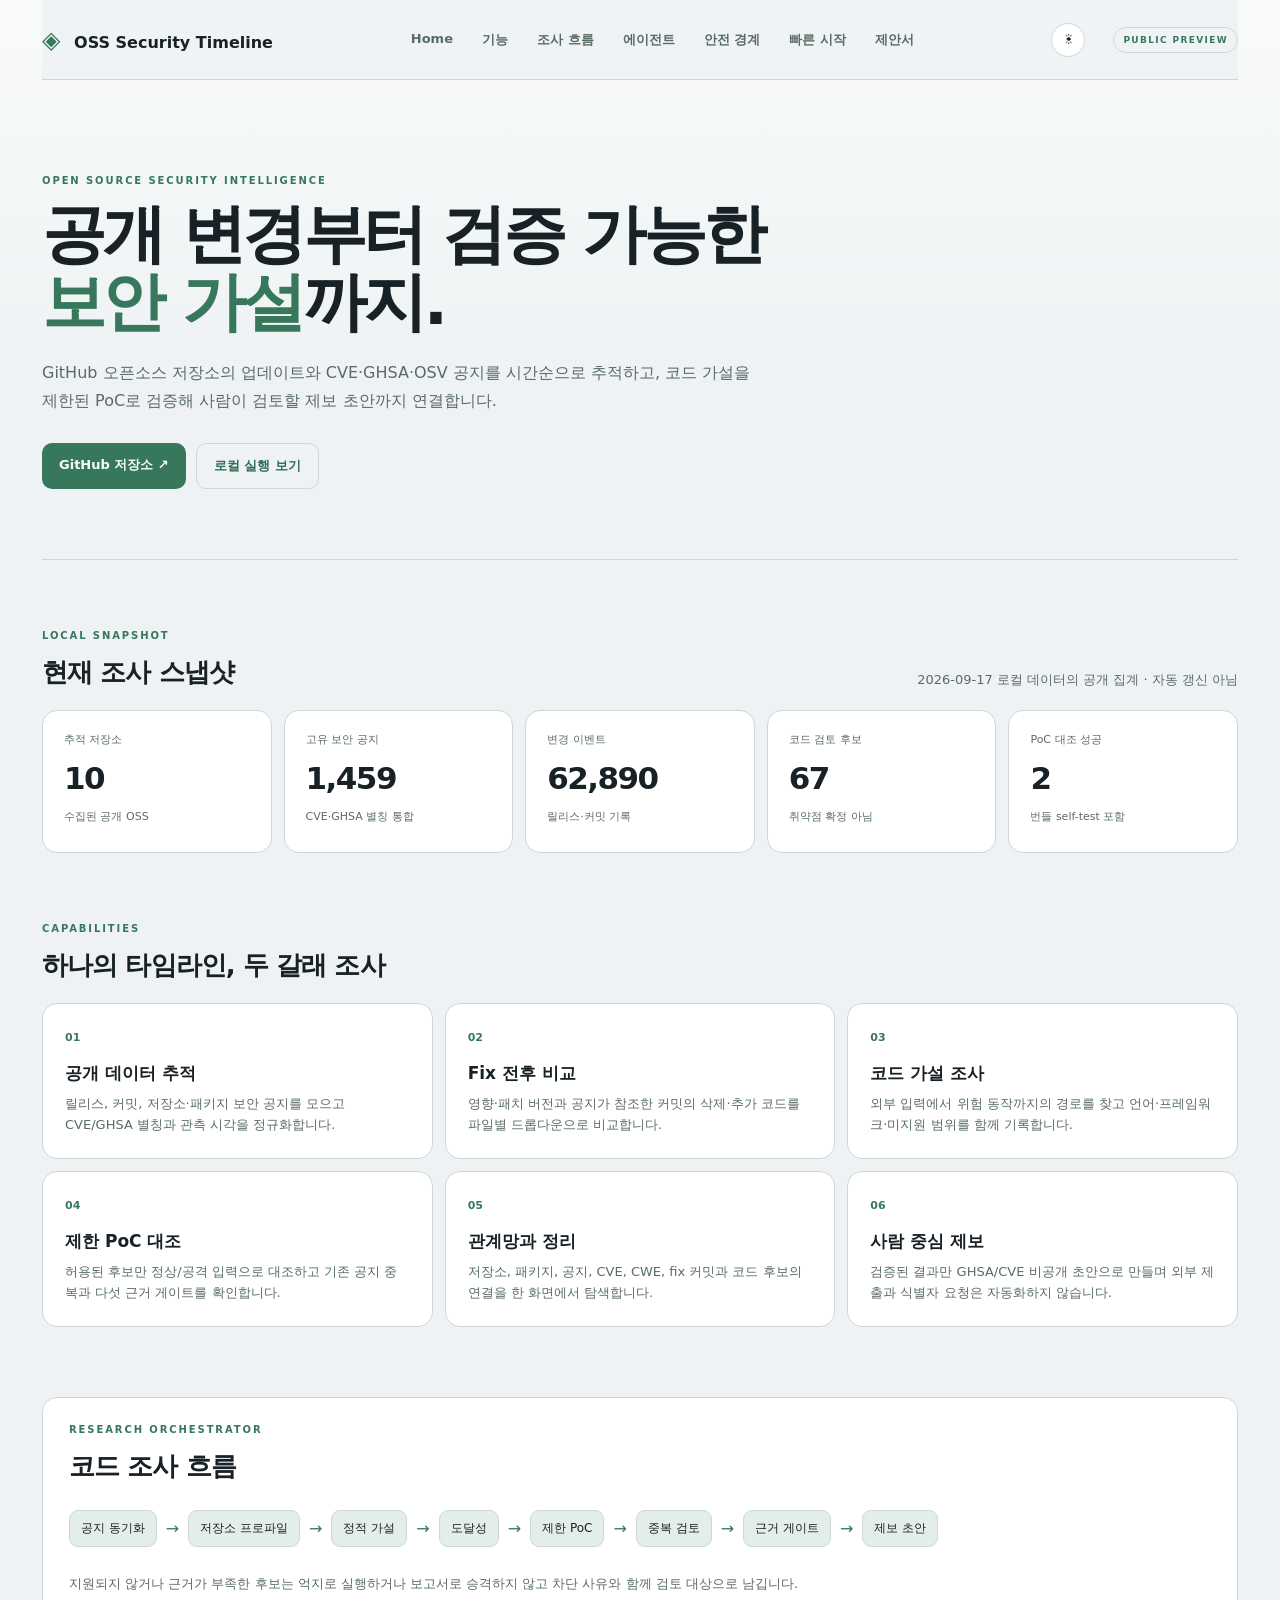
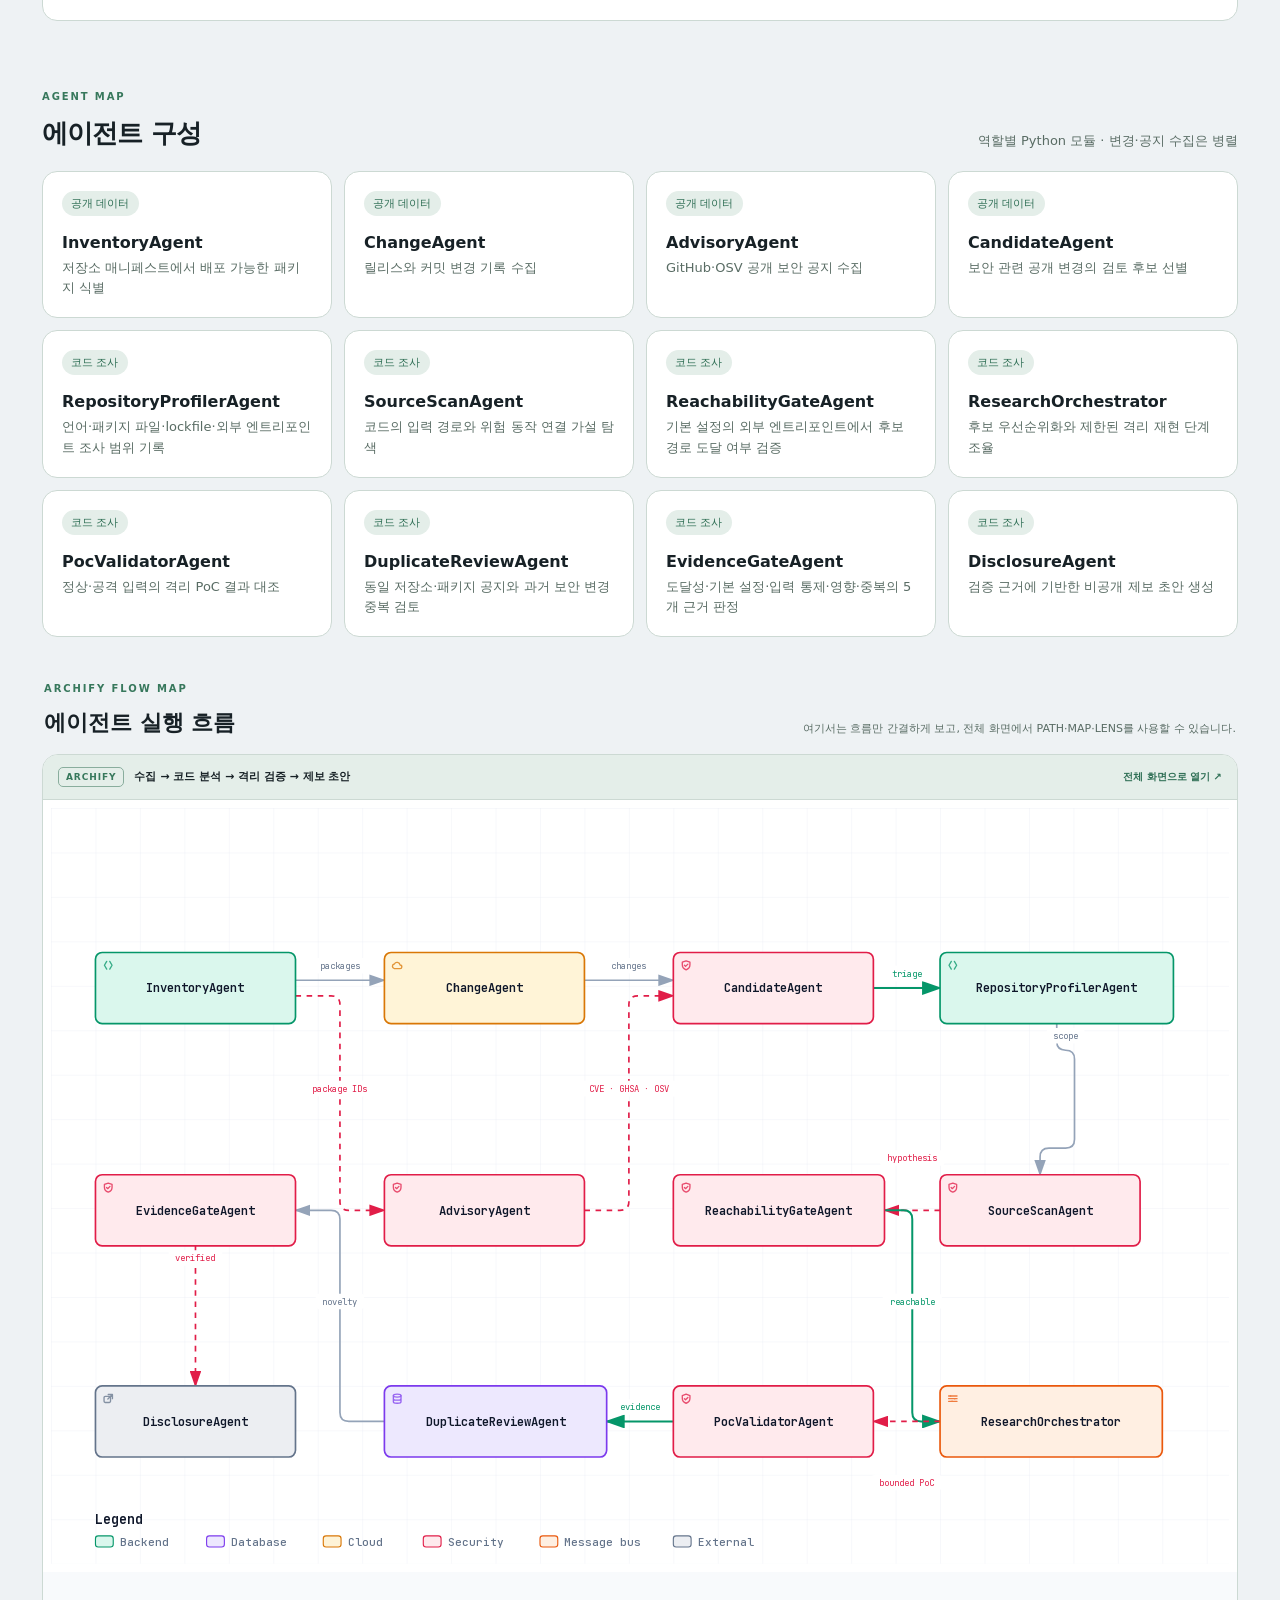
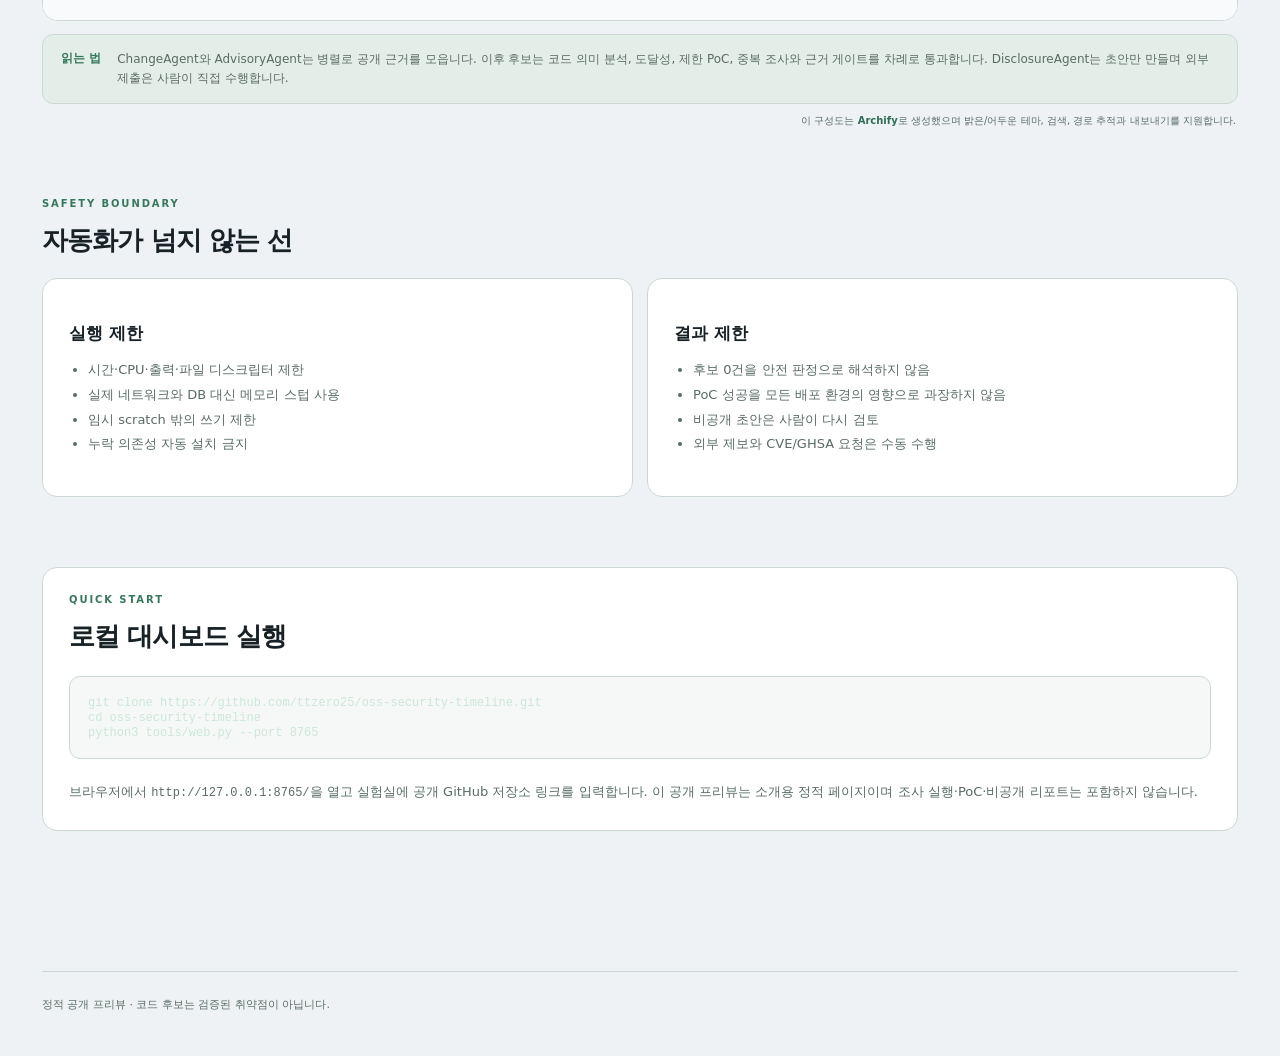
<file: site/index.html>
<!doctype html>
<html lang="ko">
<head>
  <meta charset="utf-8">
  <meta name="viewport" content="width=device-width, initial-scale=1">
  <meta name="robots" content="noindex, nofollow">
  <meta name="description" content="OSS Security Timeline 프로젝트 공유 대시보드">
  <title>OSS Security Timeline</title>
  <link rel="stylesheet" href="styles.css">
  <link rel="stylesheet" href="agents.css">
</head>
<body>
  <div class="shell">
    <header class="topbar">
      <a class="brand" href="#home"><span>◈</span> OSS Security Timeline</a>
      <nav aria-label="페이지 섹션">
        <a href="#home">Home</a>
        <a href="#features">기능</a>
        <a href="#workflow">조사 흐름</a>
        <a href="#agents">에이전트</a>
        <a href="#safety">안전 경계</a>
        <a href="#start">빠른 시작</a>
        <a href="proposal.html">제안서</a>
      </nav>
      <button id="theme-toggle" type="button" aria-label="낮과 밤 밝기 전환">☾</button>
      <span class="badge">PUBLIC PREVIEW</span>
    </header>

    <main id="home">
      <section class="hero">
        <span class="eyebrow">OPEN SOURCE SECURITY INTELLIGENCE</span>
        <h1>공개 변경부터 검증 가능한<br><em>보안 가설</em>까지.</h1>
        <p>GitHub 오픈소스 저장소의 업데이트와 CVE·GHSA·OSV 공지를 시간순으로 추적하고, 코드 가설을 제한된 PoC로 검증해 사람이 검토할 제보 초안까지 연결합니다.</p>
        <div class="hero-actions">
          <a class="button" href="https://github.com/ttzero25/oss-security-timeline">GitHub 저장소 ↗</a>
          <a class="secondary" href="#start">로컬 실행 보기</a>
        </div>
      </section>

      <section aria-labelledby="snapshot-title">
        <div class="section-heading">
          <div><span class="eyebrow">LOCAL SNAPSHOT</span><h2 id="snapshot-title">현재 조사 스냅샷</h2></div>
          <p>2026-09-17 로컬 데이터의 공개 집계 · 자동 갱신 아님</p>
        </div>
        <div class="metrics">
          <article><span>추적 저장소</span><strong>10</strong><small>수집된 공개 OSS</small></article>
          <article><span>고유 보안 공지</span><strong>1,459</strong><small>CVE·GHSA 별칭 통합</small></article>
          <article><span>변경 이벤트</span><strong>62,890</strong><small>릴리스·커밋 기록</small></article>
          <article><span>코드 검토 후보</span><strong>67</strong><small>취약점 확정 아님</small></article>
          <article><span>PoC 대조 성공</span><strong>2</strong><small>번들 self-test 포함</small></article>
        </div>
      </section>

      <section id="features" aria-labelledby="features-title">
        <div class="section-heading">
          <div><span class="eyebrow">CAPABILITIES</span><h2 id="features-title">하나의 타임라인, 두 갈래 조사</h2></div>
        </div>
        <div class="cards">
          <article><b>01</b><h3>공개 데이터 추적</h3><p>릴리스, 커밋, 저장소·패키지 보안 공지를 모으고 CVE/GHSA 별칭과 관측 시각을 정규화합니다.</p></article>
          <article><b>02</b><h3>Fix 전후 비교</h3><p>영향·패치 버전과 공지가 참조한 커밋의 삭제·추가 코드를 파일별 드롭다운으로 비교합니다.</p></article>
          <article><b>03</b><h3>코드 가설 조사</h3><p>외부 입력에서 위험 동작까지의 경로를 찾고 언어·프레임워크·미지원 범위를 함께 기록합니다.</p></article>
          <article><b>04</b><h3>제한 PoC 대조</h3><p>허용된 후보만 정상/공격 입력으로 대조하고 기존 공지 중복과 다섯 근거 게이트를 확인합니다.</p></article>
          <article><b>05</b><h3>관계망과 정리</h3><p>저장소, 패키지, 공지, CVE, CWE, fix 커밋과 코드 후보의 연결을 한 화면에서 탐색합니다.</p></article>
          <article><b>06</b><h3>사람 중심 제보</h3><p>검증된 결과만 GHSA/CVE 비공개 초안으로 만들며 외부 제출과 식별자 요청은 자동화하지 않습니다.</p></article>
        </div>
      </section>

      <section id="workflow" class="panel" aria-labelledby="workflow-title">
        <span class="eyebrow">RESEARCH ORCHESTRATOR</span>
        <h2 id="workflow-title">코드 조사 흐름</h2>
        <div class="flow" aria-label="조사 처리 순서">
          <span>공지 동기화</span><i>→</i><span>저장소 프로파일</span><i>→</i><span>정적 가설</span><i>→</i><span>도달성</span><i>→</i><span>제한 PoC</span><i>→</i><span>중복 검토</span><i>→</i><span>근거 게이트</span><i>→</i><span>제보 초안</span>
        </div>
        <p>지원되지 않거나 근거가 부족한 후보는 억지로 실행하거나 보고서로 승격하지 않고 차단 사유와 함께 검토 대상으로 남깁니다.</p>
      </section>

      <section id="agents" aria-labelledby="agents-title">
        <div class="section-heading">
          <div><span class="eyebrow">AGENT MAP</span><h2 id="agents-title">에이전트 구성</h2></div>
          <p>역할별 Python 모듈 · 변경·공지 수집은 병렬</p>
        </div>
        <div class="agent-grid">
          <article class="agent-card"><span class="lane">공개 데이터</span><h3>InventoryAgent</h3><p>저장소 매니페스트에서 배포 가능한 패키지 식별</p></article>
          <article class="agent-card"><span class="lane">공개 데이터</span><h3>ChangeAgent</h3><p>릴리스와 커밋 변경 기록 수집</p></article>
          <article class="agent-card"><span class="lane">공개 데이터</span><h3>AdvisoryAgent</h3><p>GitHub·OSV 공개 보안 공지 수집</p></article>
          <article class="agent-card"><span class="lane">공개 데이터</span><h3>CandidateAgent</h3><p>보안 관련 공개 변경의 검토 후보 선별</p></article>
          <article class="agent-card"><span class="lane">코드 조사</span><h3>RepositoryProfilerAgent</h3><p>언어·패키지 파일·lockfile·외부 엔트리포인트 조사 범위 기록</p></article>
          <article class="agent-card"><span class="lane">코드 조사</span><h3>SourceScanAgent</h3><p>코드의 입력 경로와 위험 동작 연결 가설 탐색</p></article>
          <article class="agent-card"><span class="lane">코드 조사</span><h3>ReachabilityGateAgent</h3><p>기본 설정의 외부 엔트리포인트에서 후보 경로 도달 여부 검증</p></article>
          <article class="agent-card"><span class="lane">코드 조사</span><h3>ResearchOrchestrator</h3><p>후보 우선순위화와 제한된 격리 재현 단계 조율</p></article>
          <article class="agent-card"><span class="lane">코드 조사</span><h3>PocValidatorAgent</h3><p>정상·공격 입력의 격리 PoC 결과 대조</p></article>
          <article class="agent-card"><span class="lane">코드 조사</span><h3>DuplicateReviewAgent</h3><p>동일 저장소·패키지 공지와 과거 보안 변경 중복 검토</p></article>
          <article class="agent-card"><span class="lane">코드 조사</span><h3>EvidenceGateAgent</h3><p>도달성·기본 설정·입력 통제·영향·중복의 5개 근거 판정</p></article>
          <article class="agent-card"><span class="lane">코드 조사</span><h3>DisclosureAgent</h3><p>검증 근거에 기반한 비공개 제보 초안 생성</p></article>
        </div>
        <div class="agent-map-heading">
          <div><span class="eyebrow">ARCHIFY FLOW MAP</span><h3>에이전트 실행 흐름</h3></div>
          <p>여기서는 흐름만 간결하게 보고, 전체 화면에서 PATH·MAP·LENS를 사용할 수 있습니다.</p>
        </div>
        <div class="agent-map-shell">
          <div class="agent-map-toolbar">
            <div><span>ARCHIFY</span><b>수집 → 코드 분석 → 격리 검증 → 제보 초안</b></div>
            <a href="agent-architecture.html" target="_blank" rel="noopener">전체 화면으로 열기 ↗</a>
          </div>
          <iframe
            class="agent-map"
            src="agent-architecture.html?embed=1"
            title="OSS Security Timeline 멀티에이전트 구성도"
            loading="lazy"
          ></iframe>
        </div>
        <div class="agent-note"><b>읽는 법</b><span>ChangeAgent와 AdvisoryAgent는 병렬로 공개 근거를 모읍니다. 이후 후보는 코드 의미 분석, 도달성, 제한 PoC, 중복 조사와 근거 게이트를 차례로 통과합니다. DisclosureAgent는 초안만 만들며 외부 제출은 사람이 직접 수행합니다.</span></div>
        <p class="agent-credit">이 구성도는 <a href="https://github.com/tt-a1i/archify" target="_blank" rel="noopener">Archify</a>로 생성했으며 밝은/어두운 테마, 검색, 경로 추적과 내보내기를 지원합니다.</p>
      </section>

      <section id="safety" aria-labelledby="safety-title">
        <div class="section-heading">
          <div><span class="eyebrow">SAFETY BOUNDARY</span><h2 id="safety-title">자동화가 넘지 않는 선</h2></div>
        </div>
        <div class="split">
          <div class="panel">
            <h3>실행 제한</h3>
            <ul>
              <li>시간·CPU·출력·파일 디스크립터 제한</li>
              <li>실제 네트워크와 DB 대신 메모리 스텁 사용</li>
              <li>임시 scratch 밖의 쓰기 제한</li>
              <li>누락 의존성 자동 설치 금지</li>
            </ul>
          </div>
          <div class="panel">
            <h3>결과 제한</h3>
            <ul>
              <li>후보 0건을 안전 판정으로 해석하지 않음</li>
              <li>PoC 성공을 모든 배포 환경의 영향으로 과장하지 않음</li>
              <li>비공개 초안은 사람이 다시 검토</li>
              <li>외부 제보와 CVE/GHSA 요청은 수동 수행</li>
            </ul>
          </div>
        </div>
      </section>

      <section id="start" class="panel start" aria-labelledby="start-title">
        <span class="eyebrow">QUICK START</span>
        <h2 id="start-title">로컬 대시보드 실행</h2>
        <pre><code>git clone https://github.com/ttzero25/oss-security-timeline.git
cd oss-security-timeline
python3 tools/web.py --port 8765</code></pre>
        <p>브라우저에서 <code>http://127.0.0.1:8765/</code>을 열고 실험실에 공개 GitHub 저장소 링크를 입력합니다. 이 공개 프리뷰는 소개용 정적 페이지이며 조사 실행·PoC·비공개 리포트는 포함하지 않습니다.</p>
      </section>
    </main>

    <footer>정적 공개 프리뷰 · 코드 후보는 검증된 취약점이 아닙니다.</footer>
  </div>
  <script src="app.js"></script>
</body>
</html>
</file>
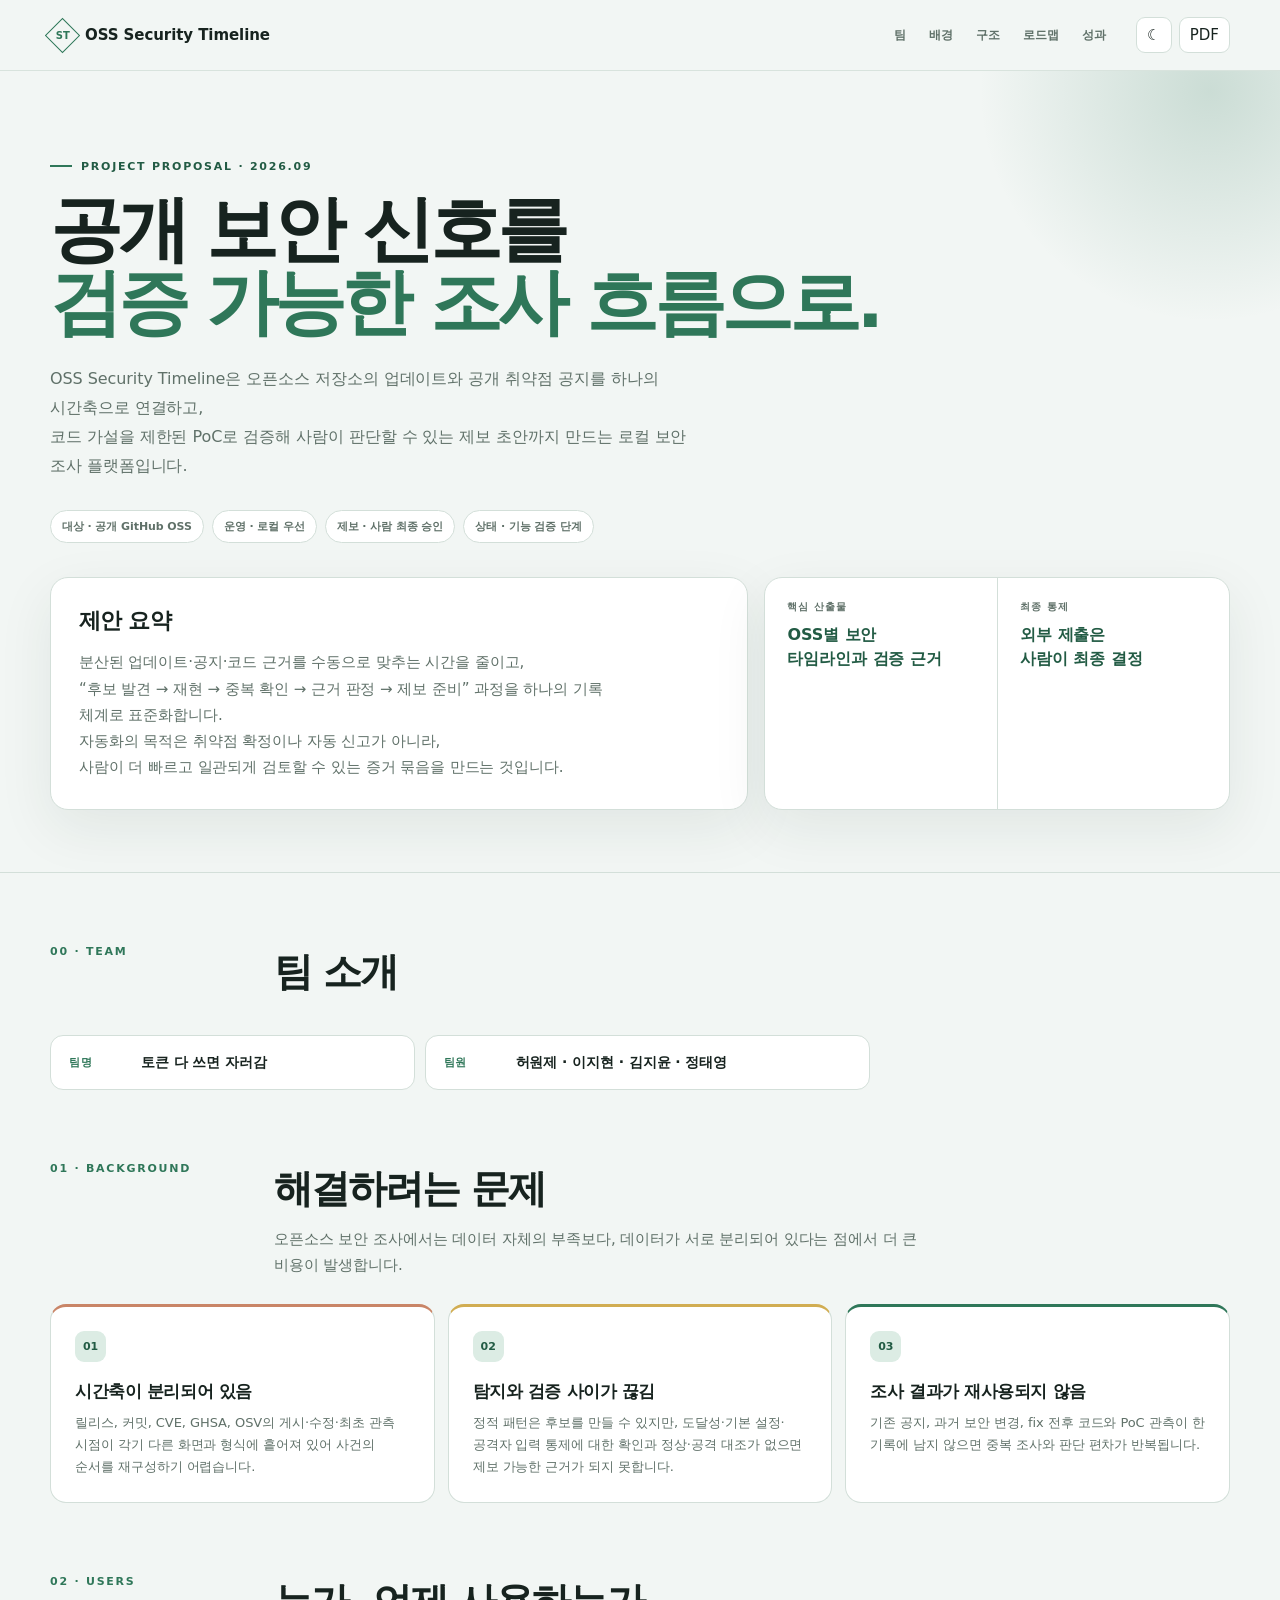
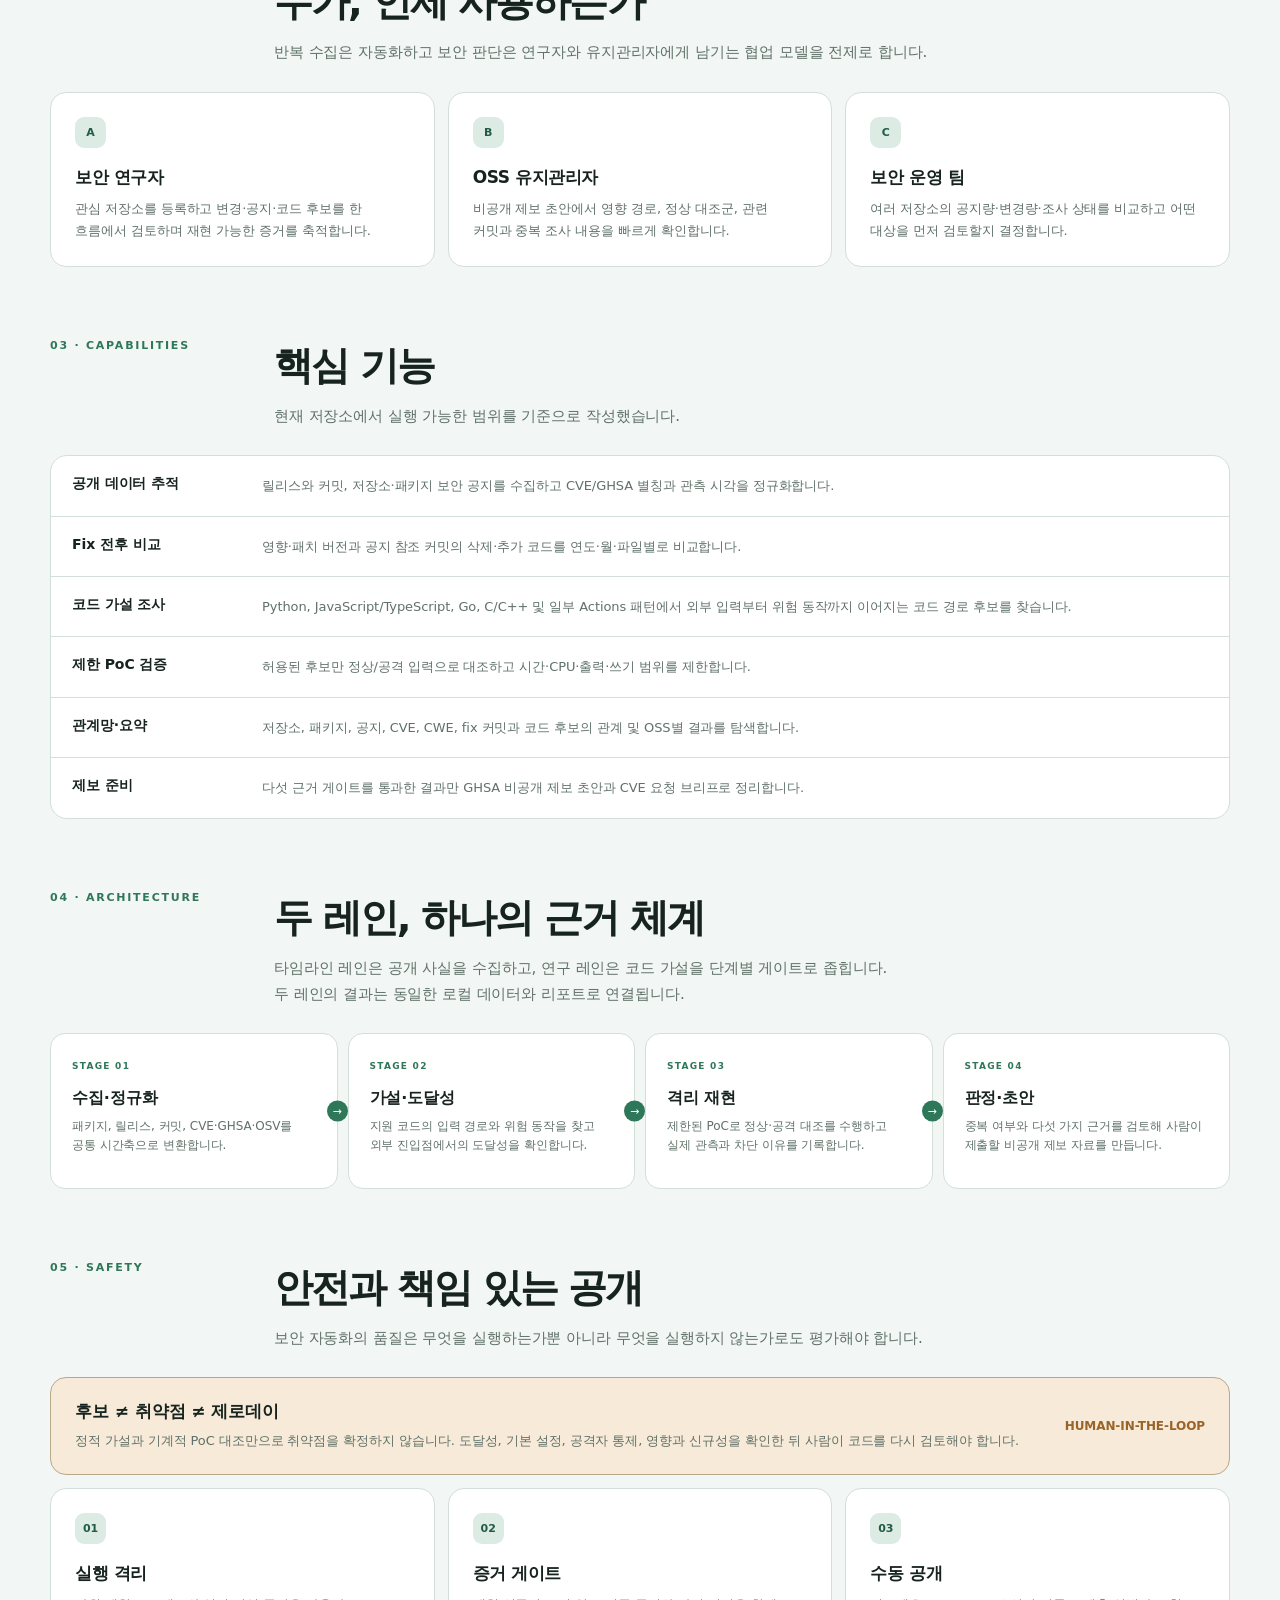
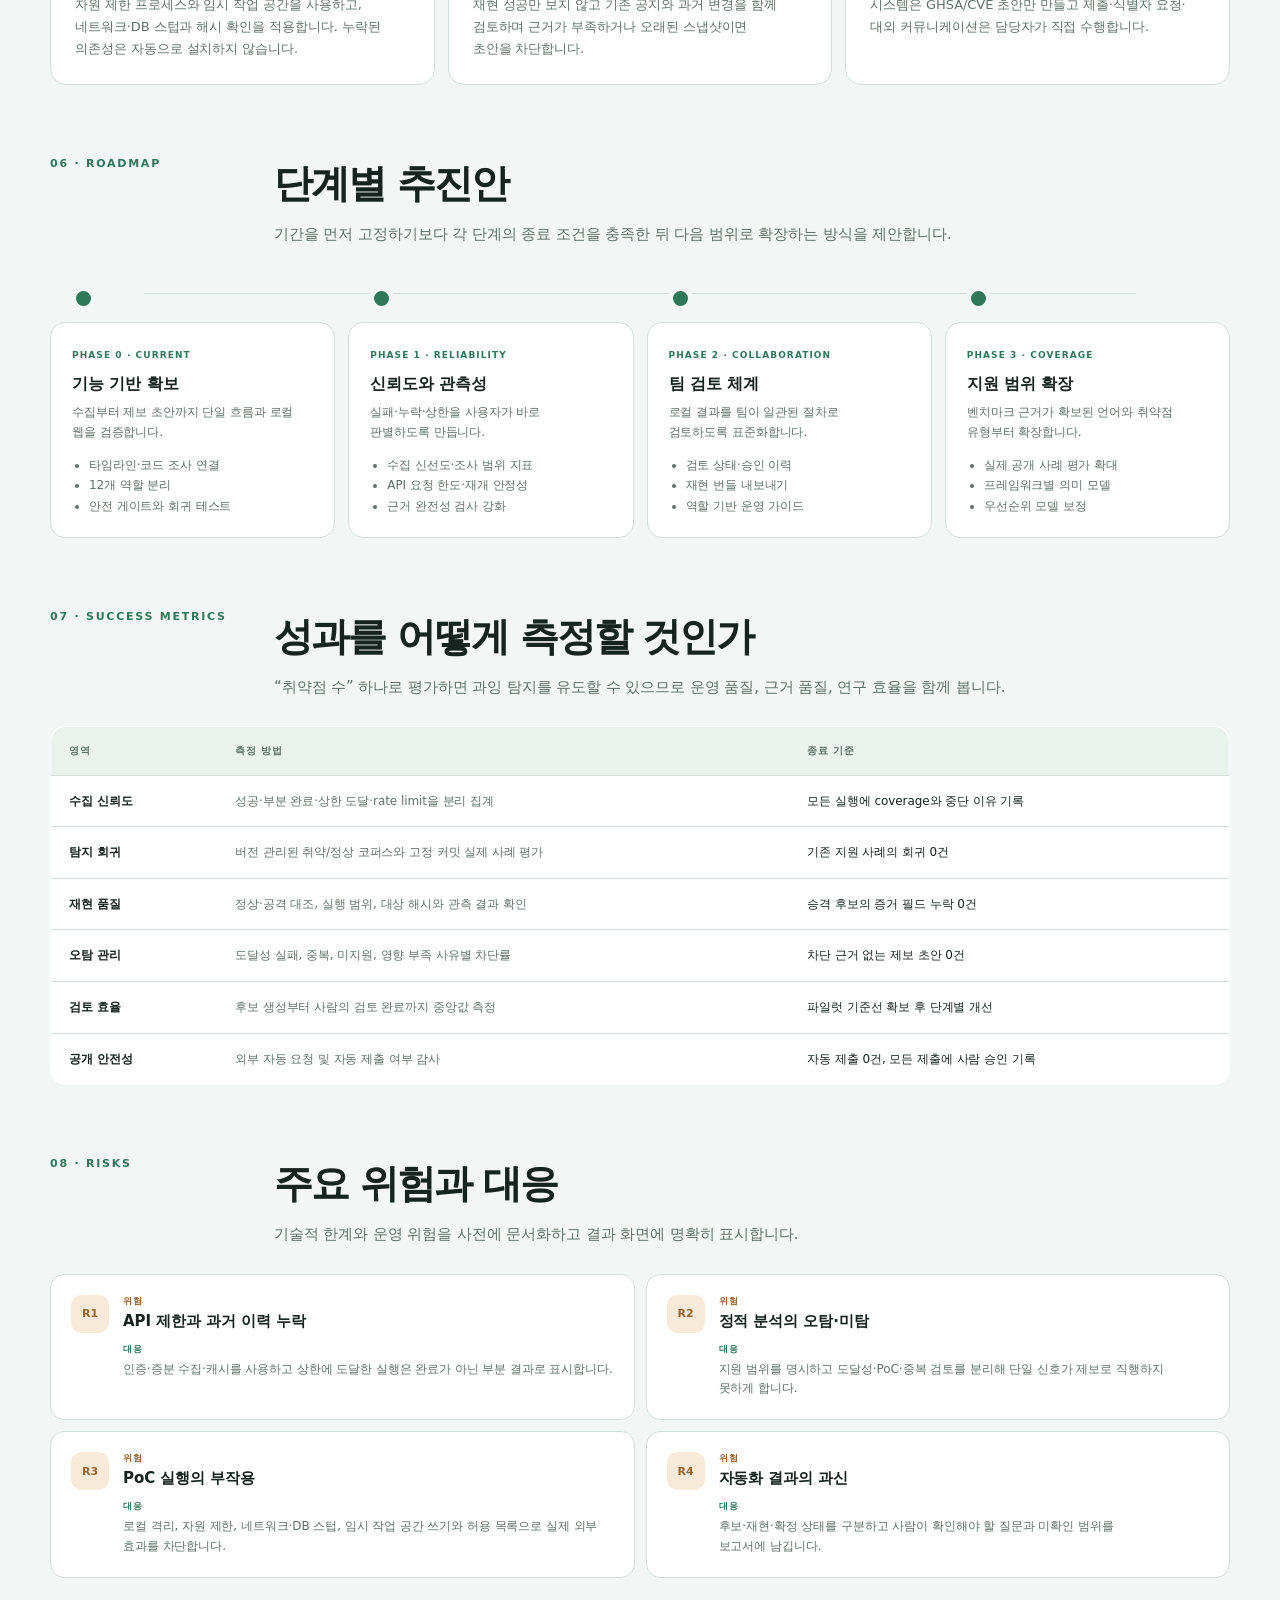
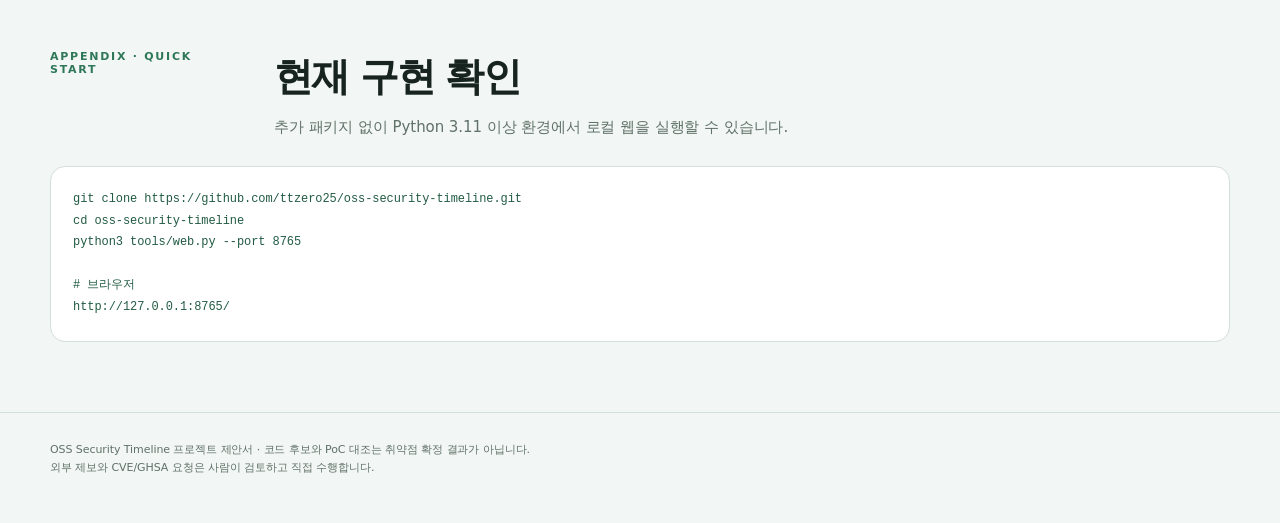
<file: site/proposal.html>
<!doctype html>
<html lang="ko" data-theme="light">
<head>
  <meta charset="utf-8">
  <meta name="viewport" content="width=device-width, initial-scale=1">
  <meta name="robots" content="noindex, nofollow">
  <meta name="description" content="OSS Security Timeline 프로젝트 제안서">
  <title>프로젝트 제안서 · OSS Security Timeline</title>
  <style>
    :root {
      color-scheme: light;
      --bg: #f2f6f4;
      --paper: #ffffff;
      --paper-2: #eaf2ee;
      --text: #17231f;
      --muted: #607169;
      --line: #d3dfd9;
      --accent: #2f7759;
      --accent-2: #225b44;
      --accent-soft: #dcece4;
      --warning: #9a6328;
      --warning-soft: #f7ead8;
      --danger: #a84747;
      --shadow: 0 18px 55px rgba(24, 50, 39, .08);
      font-family: Pretendard, "Apple SD Gothic Neo", "Noto Sans KR", Inter, system-ui, -apple-system, BlinkMacSystemFont, "Segoe UI", sans-serif;
    }

    html[data-theme="dark"] {
      color-scheme: dark;
      --bg: #0c1210;
      --paper: #121c18;
      --paper-2: #182821;
      --text: #edf5f1;
      --muted: #a0b2a9;
      --line: #2a4036;
      --accent: #78c7a5;
      --accent-2: #a9dcc5;
      --accent-soft: #1d372d;
      --warning: #e1ad6e;
      --warning-soft: #3c2d1e;
      --danger: #e28b8b;
      --shadow: 0 18px 55px rgba(0, 0, 0, .22);
    }


    * { box-sizing: border-box; }
    html { scroll-behavior: smooth; }
    body { margin: 0; background: var(--bg); color: var(--text); font-size: 15px; word-break: keep-all; overflow-wrap: break-word; letter-spacing: -.005em; }
    h1, h2, h3, h4, .summary-side strong { text-wrap: balance; }
    p, li, td { text-wrap: pretty; }
    a { color: inherit; }
    button { font: inherit; }
    .wrap { width: min(1180px, calc(100% - 48px)); margin: 0 auto; }

    .topbar {
      position: sticky;
      top: 0;
      z-index: 20;
      border-bottom: 1px solid color-mix(in srgb, var(--line) 84%, transparent);
      background: color-mix(in srgb, var(--bg) 88%, transparent);
      backdrop-filter: blur(16px);
    }

    .topbar .wrap {
      min-height: 70px;
      display: flex;
      align-items: center;
      gap: 20px;
    }

    .brand { display: flex; align-items: center; gap: 10px; text-decoration: none; font-weight: 850; white-space: nowrap; }
    .brand-mark { width: 25px; height: 25px; display: grid; place-items: center; border: 1px solid var(--accent); color: var(--accent); transform: rotate(45deg); }
    .brand-mark span { transform: rotate(-45deg); font-size: 10px; }
    nav { display: flex; align-items: center; gap: 3px; margin-left: auto; }
    nav a { padding: 9px 10px; border-radius: 8px; color: var(--muted); text-decoration: none; font-size: 12px; font-weight: 750; }
    nav a:hover { background: var(--accent-soft); color: var(--accent-2); }
    .actions { display: flex; gap: 7px; }
    .icon-button { min-width: 36px; height: 36px; padding: 0 10px; border: 1px solid var(--line); border-radius: 9px; background: var(--paper); color: var(--text); cursor: pointer; }

    main { padding-bottom: 70px; }
    section { scroll-margin-top: 94px; }
    .hero { position: relative; overflow: hidden; padding: 82px 0 62px; border-bottom: 1px solid var(--line); }
    .hero::after { content: ""; position: absolute; width: 480px; height: 480px; right: -170px; top: -220px; border-radius: 50%; background: radial-gradient(circle, color-mix(in srgb, var(--accent) 20%, transparent), transparent 68%); pointer-events: none; }
    .kicker { display: inline-flex; align-items: center; gap: 9px; margin-bottom: 20px; color: var(--accent-2); font-size: 11px; font-weight: 900; letter-spacing: .16em; }
    .kicker::before { content: ""; width: 22px; height: 2px; background: var(--accent); }
    .hero h1 { max-width: 870px; margin: 0; font-size: clamp(40px, 5.6vw, 72px); line-height: 1.03; letter-spacing: -.06em; }
    .hero h1 span, .hero h1 em { display: block; }
    .hero h1 em { color: var(--accent); font-style: normal; }
    .hero-copy { max-width: 760px; margin: 25px 0 0; color: var(--muted); font-size: 16px; line-height: 1.8; }
    .meta-row { display: flex; flex-wrap: wrap; gap: 8px; margin-top: 30px; }
    .meta-row span { padding: 8px 11px; border: 1px solid var(--line); border-radius: 999px; background: var(--paper); color: var(--muted); font-size: 11px; font-weight: 750; }

    .proposal-summary { display: grid; grid-template-columns: 1.2fr .8fr; gap: 16px; margin-top: 34px; }
    .summary-main, .summary-side { border: 1px solid var(--line); border-radius: 18px; background: var(--paper); box-shadow: var(--shadow); }
    .summary-main { padding: 28px; }
    .summary-main h2 { margin: 0 0 13px; font-size: 22px; letter-spacing: -.035em; }
    .summary-main p { margin: 0; color: var(--muted); line-height: 1.75; }
    .summary-side { display: grid; grid-template-columns: 1fr 1fr; overflow: hidden; }
    .summary-side div { padding: 22px; border-left: 1px solid var(--line); }
    .summary-side div:first-child { border-left: 0; }
    .summary-side span { display: block; color: var(--muted); font-size: 10px; font-weight: 850; letter-spacing: .1em; }
    .summary-side strong { display: block; margin-top: 9px; color: var(--accent-2); font-size: 16px; line-height: 1.45; }

    .section { padding: 72px 0 0; }
    .section-head { display: grid; grid-template-columns: 190px 1fr; gap: 34px; margin-bottom: 26px; }
    .section-index { color: var(--accent); font-size: 11px; font-weight: 900; letter-spacing: .16em; }
    .section-head h2 { margin: 0 0 10px; font-size: clamp(26px, 3.3vw, 39px); letter-spacing: -.05em; }
    .section-head p { max-width: 760px; margin: 0; color: var(--muted); line-height: 1.75; }
    .sentence-line { display: block; white-space: nowrap; }

    .grid-3 { display: grid; grid-template-columns: repeat(3, minmax(0, 1fr)); gap: 13px; }
    .grid-2 { display: grid; grid-template-columns: repeat(2, minmax(0, 1fr)); gap: 13px; }
    .team-grid { display: grid; grid-template-columns: minmax(260px, .9fr) minmax(380px, 1.1fr); gap: 10px; max-width: 820px; }
    .team-card { display: grid; grid-template-columns: 58px 1fr; align-items: center; gap: 14px; padding: 16px 18px; border: 1px solid var(--line); border-radius: 13px; background: var(--paper); }
    .team-card h3 { margin: 0; color: var(--accent); font-size: 11px; letter-spacing: .06em; }
    .team-card p { margin: 0; font-size: 14px; font-weight: 750; line-height: 1.5; }
    .card { min-width: 0; padding: 24px; border: 1px solid var(--line); border-radius: 16px; background: var(--paper); }
    .card-number { display: inline-grid; place-items: center; width: 31px; height: 31px; border-radius: 9px; background: var(--accent-soft); color: var(--accent-2); font-size: 11px; font-weight: 900; }
    .card h3 { margin: 18px 0 9px; font-size: 17px; letter-spacing: -.025em; }
    .card p { margin: 0; color: var(--muted); font-size: 13px; line-height: 1.7; }
    .card ul { margin: 15px 0 0; padding-left: 18px; color: var(--muted); font-size: 13px; line-height: 1.85; }

    .problem-card { border-top: 3px solid var(--line); }
    .problem-card:nth-child(1) { border-top-color: #c98567; }
    .problem-card:nth-child(2) { border-top-color: #d1ad52; }
    .problem-card:nth-child(3) { border-top-color: var(--accent); }

    .scope-layout { display: grid; grid-template-columns: 1fr 1fr; gap: 14px; }
    .scope-box { padding: 26px; border: 1px solid var(--line); border-radius: 17px; background: var(--paper); }
    .scope-box h3 { margin: 0 0 18px; font-size: 18px; }
    .scope-box ul { list-style: none; padding: 0; margin: 0; }
    .scope-box li { position: relative; padding: 12px 0 12px 28px; border-top: 1px solid var(--line); color: var(--muted); font-size: 13px; line-height: 1.55; }
    .scope-box li:first-child { border-top: 0; }
    .scope-box.in li::before { content: "✓"; position: absolute; left: 2px; color: var(--accent); font-weight: 900; }
    .scope-box.out li::before { content: "—"; position: absolute; left: 4px; color: var(--warning); font-weight: 900; }

    .feature-table { overflow: hidden; border: 1px solid var(--line); border-radius: 17px; background: var(--paper); }
    .feature-row { display: grid; grid-template-columns: 190px 1fr; align-items: start; border-top: 1px solid var(--line); }
    .feature-row:first-child { border-top: 0; }
    .feature-row > * { padding: 19px 21px; }
    .feature-row b { font-size: 14px; }
    .feature-row p { margin: 0; color: var(--muted); font-size: 13px; line-height: 1.65; }

    .pipeline { display: grid; grid-template-columns: repeat(4, 1fr); gap: 10px; }
    .pipeline article { position: relative; min-height: 156px; padding: 21px; border: 1px solid var(--line); border-radius: 15px; background: var(--paper); }
    .pipeline article::after { content: "→"; position: absolute; right: -11px; top: 50%; z-index: 2; width: 21px; height: 21px; display: grid; place-items: center; border-radius: 50%; background: var(--accent); color: var(--paper); font-size: 11px; transform: translateY(-50%); }
    .pipeline article:last-child::after { display: none; }
    .pipeline small { color: var(--accent); font-size: 9px; font-weight: 900; letter-spacing: .14em; }
    .pipeline h3 { margin: 15px 0 8px; font-size: 16px; }
    .pipeline p { margin: 0; color: var(--muted); font-size: 12px; line-height: 1.6; }

    .snapshot { display: grid; grid-template-columns: repeat(5, 1fr); gap: 10px; }
    .snapshot article { padding: 20px; border: 1px solid var(--line); border-radius: 14px; background: var(--paper); }
    .snapshot span, .snapshot small { display: block; color: var(--muted); font-size: 10px; line-height: 1.45; }
    .snapshot strong { display: block; margin: 10px 0 8px; font-size: 25px; letter-spacing: -.04em; }
    .snapshot-note { margin: 12px 0 0; color: var(--muted); font-size: 11px; line-height: 1.65; }

    .safety-banner { display: grid; grid-template-columns: 1fr auto; align-items: center; gap: 22px; margin-bottom: 13px; padding: 22px 24px; border: 1px solid color-mix(in srgb, var(--warning) 45%, var(--line)); border-radius: 16px; background: var(--warning-soft); }
    .safety-banner h3 { margin: 0 0 7px; font-size: 17px; }
    .safety-banner p { margin: 0; color: var(--muted); font-size: 13px; line-height: 1.65; }
    .safety-banner strong { color: var(--warning); font-size: 12px; white-space: nowrap; }

    .roadmap { position: relative; display: grid; grid-template-columns: repeat(4, 1fr); gap: 13px; }
    .roadmap::before { content: ""; position: absolute; left: 8%; right: 8%; top: 20px; height: 1px; background: var(--line); }
    .phase { position: relative; padding-top: 49px; }
    .phase::before { content: ""; position: absolute; top: 13px; left: 21px; z-index: 2; width: 15px; height: 15px; border: 5px solid var(--bg); border-radius: 50%; background: var(--accent); }
    .phase-card { height: 100%; padding: 21px; border: 1px solid var(--line); border-radius: 15px; background: var(--paper); }
    .phase-card small { color: var(--accent); font-size: 9px; font-weight: 900; letter-spacing: .12em; }
    .phase-card h3 { margin: 12px 0 8px; font-size: 16px; }
    .phase-card p { margin: 0 0 13px; color: var(--muted); font-size: 12px; line-height: 1.6; }
    .phase-card ul { margin: 0; padding-left: 17px; color: var(--muted); font-size: 12px; line-height: 1.7; }

    .metric-table { width: 100%; border-collapse: collapse; overflow: hidden; border: 1px solid var(--line); border-radius: 16px; background: var(--paper); }
    .metric-table th, .metric-table td { padding: 16px 18px; border-bottom: 1px solid var(--line); text-align: left; font-size: 12px; line-height: 1.55; vertical-align: top; }
    .metric-table th { background: var(--paper-2); color: var(--muted); font-size: 10px; letter-spacing: .08em; }
    .metric-table tr:last-child td { border-bottom: 0; }
    .metric-table td:first-child { font-weight: 850; }
    .metric-table td:nth-child(2) { color: var(--muted); }

    .risk-grid { display: grid; grid-template-columns: repeat(2, 1fr); gap: 11px; }
    .risk { display: grid; grid-template-columns: 38px 1fr; gap: 14px; padding: 20px; border: 1px solid var(--line); border-radius: 14px; background: var(--paper); }
    .risk > span { width: 38px; height: 38px; display: grid; place-items: center; border-radius: 11px; background: var(--warning-soft); color: var(--warning); font-size: 11px; font-weight: 900; }
    .risk-label { display: block; margin: 0 0 4px; color: var(--warning); font-size: 9px; font-weight: 900; letter-spacing: .12em; }
    .risk-label.response { margin-top: 12px; color: var(--accent); }
    .risk h3 { margin: 0; font-size: 15px; }
    .risk p { margin: 0; color: var(--muted); font-size: 12px; line-height: 1.65; }

    .quickstart { margin-top: 18px; padding: 22px; border: 1px solid var(--line); border-radius: 15px; background: var(--paper); }
    .quickstart code { display: block; overflow-x: auto; white-space: pre; color: var(--accent-2); font-family: "SFMono-Regular", Consolas, monospace; font-size: 12px; line-height: 1.8; }
    footer { padding: 28px 0 45px; border-top: 1px solid var(--line); color: var(--muted); font-size: 11px; line-height: 1.7; }

    @media (max-width: 980px) {
      nav { display: none; }
      .proposal-summary, .scope-layout { grid-template-columns: 1fr; }
      .team-grid { grid-template-columns: 1fr; max-width: 620px; }
      .grid-3 { grid-template-columns: 1fr 1fr; }
      .feature-row { grid-template-columns: 155px 1fr; }
      .pipeline, .roadmap { grid-template-columns: 1fr 1fr; }
      .pipeline article:nth-child(2)::after { display: none; }
      .roadmap::before { display: none; }
      .snapshot { grid-template-columns: repeat(3, 1fr); }
    }

    @media (max-width: 650px) {
      .wrap { width: min(100% - 28px, 1180px); }
      .topbar .wrap { min-height: 62px; }
      .brand { font-size: 13px; }
      .actions .print { display: none; }
      .hero { padding-top: 56px; }
      .hero h1 { font-size: clamp(33px, 10vw, 44px); line-height: 1.08; letter-spacing: -.045em; }
      .proposal-summary, .grid-3, .grid-2, .scope-layout, .pipeline, .roadmap, .risk-grid { grid-template-columns: 1fr; }
      .summary-side { grid-template-columns: 1fr; }
      .summary-side div { border-left: 0; border-top: 1px solid var(--line); }
      .summary-side div:first-child { border-top: 0; }
      .section { padding-top: 55px; }
      .section-head { grid-template-columns: 1fr; gap: 8px; }
      .sentence-line { white-space: normal; }
      .feature-row { grid-template-columns: 1fr; }
      .feature-row > * { padding-bottom: 0; }
      .feature-row > *:last-child { padding-bottom: 18px; }
      .pipeline article::after { display: none; }
      .snapshot { grid-template-columns: 1fr 1fr; }
      .safety-banner { grid-template-columns: 1fr; }
      .roadmap .phase { padding-top: 0; }
      .roadmap .phase::before { display: none; }
      .metric-table { display: block; overflow-x: auto; }
    }

    @media print {
      :root { --bg: #fff; --paper: #fff; --paper-2: #f3f7f5; --text: #111; --muted: #4d5b55; --line: #cfd8d3; --accent: #27674d; --accent-2: #184e39; --accent-soft: #e6f0eb; --shadow: none; }
      .topbar, .actions { display: none !important; }
      .wrap { width: 100%; }
      .hero { padding-top: 20px; }
      .section { padding-top: 42px; }
      .card, .team-card, .scope-box, .feature-table, .pipeline article, .phase-card, .risk, .snapshot article { break-inside: avoid; }
    }
  </style>
</head>
<body>
  <header class="topbar">
    <div class="wrap">
      <a class="brand" href="index.html"><span class="brand-mark"><span>ST</span></span>OSS Security Timeline</a>
      <nav aria-label="제안서 목차">
        <a href="#team">팀</a>
        <a href="#background">배경</a>
        <a href="#architecture">구조</a>
        <a href="#roadmap">로드맵</a>
        <a href="#metrics">성과</a>
      </nav>
      <div class="actions">
        <button class="icon-button" id="theme" type="button" aria-label="밝기 전환">☾</button>
        <button class="icon-button print" type="button" onclick="window.print()">PDF</button>
      </div>
    </div>
  </header>

  <main>
    <section class="hero">
      <div class="wrap">
        <span class="kicker">PROJECT PROPOSAL · 2026.09</span>
        <h1><span>공개 보안 신호를</span><em>검증 가능한 조사 흐름으로.</em></h1>
        <p class="hero-copy">OSS Security Timeline은 오픈소스 저장소의 업데이트와 공개 취약점 공지를 하나의 시간축으로 연결하고, 코드 가설을 제한된 PoC로 검증해 사람이 판단할 수 있는 제보 초안까지 만드는 로컬 보안 조사 플랫폼입니다.</p>
        <div class="meta-row">
          <span>대상 · 공개 GitHub OSS</span>
          <span>운영 · 로컬 우선</span>
          <span>제보 · 사람 최종 승인</span>
          <span>상태 · 기능 검증 단계</span>
        </div>
        <div class="proposal-summary">
          <article class="summary-main">
            <h2>제안 요약</h2>
            <p>분산된 업데이트·공지·코드 근거를 수동으로 맞추는 시간을 줄이고, “후보 발견 → 재현 → 중복 확인 → 근거 판정 → 제보 준비” 과정을 하나의 기록 체계로 표준화합니다. 자동화의 목적은 취약점 확정이나 자동 신고가 아니라, 사람이 더 빠르고 일관되게 검토할 수 있는 증거 묶음을 만드는 것입니다.</p>
          </article>
          <aside class="summary-side">
            <div><span>핵심 산출물</span><strong>OSS별 보안 타임라인과 검증 근거</strong></div>
            <div><span>최종 통제</span><strong>외부 제출은 사람이 최종 결정</strong></div>
          </aside>
        </div>
      </div>
    </section>

    <section class="section" id="team" data-natural-copy>
      <div class="wrap">
        <div class="section-head">
          <span class="section-index">00 · TEAM</span>
          <div><h2>팀 소개</h2></div>
        </div>
        <div class="team-grid">
          <article class="team-card"><h3>팀명</h3><p>토큰 다 쓰면 자러감</p></article>
          <article class="team-card"><h3>팀원</h3><p>허원제 · 이지현 · 김지윤 · 정태영</p></article>
        </div>
      </div>
    </section>

    <section class="section" id="background" data-natural-copy>
      <div class="wrap">
        <div class="section-head">
          <span class="section-index">01 · BACKGROUND</span>
          <div><h2>해결하려는 문제</h2><p>오픈소스 보안 조사에서는 데이터 자체의 부족보다, 데이터가 서로 분리되어 있다는 점에서 더 큰 비용이 발생합니다.</p></div>
        </div>
        <div class="grid-3">
          <article class="card problem-card"><span class="card-number">01</span><h3>시간축이 분리되어 있음</h3><p>릴리스, 커밋, CVE, GHSA, OSV의 게시·수정·최초 관측 시점이 각기 다른 화면과 형식에 흩어져 있어 사건의 순서를 재구성하기 어렵습니다.</p></article>
          <article class="card problem-card"><span class="card-number">02</span><h3>탐지와 검증 사이가 끊김</h3><p>정적 패턴은 후보를 만들 수 있지만, 도달성·기본 설정·공격자 입력 통제에 대한 확인과 정상·공격 대조가 없으면 제보 가능한 근거가 되지 못합니다.</p></article>
          <article class="card problem-card"><span class="card-number">03</span><h3>조사 결과가 재사용되지 않음</h3><p>기존 공지, 과거 보안 변경, fix 전후 코드와 PoC 관측이 한 기록에 남지 않으면 중복 조사와 판단 편차가 반복됩니다.</p></article>
        </div>
      </div>
    </section>

    <section class="section" data-natural-copy>
      <div class="wrap">
        <div class="section-head">
          <span class="section-index">02 · USERS</span>
          <div><h2>누가, 언제 사용하는가</h2><p>반복 수집은 자동화하고 보안 판단은 연구자와 유지관리자에게 남기는 협업 모델을 전제로 합니다.</p></div>
        </div>
        <div class="grid-3">
          <article class="card"><span class="card-number">A</span><h3>보안 연구자</h3><p>관심 저장소를 등록하고 변경·공지·코드 후보를 한 흐름에서 검토하며 재현 가능한 증거를 축적합니다.</p></article>
          <article class="card"><span class="card-number">B</span><h3>OSS 유지관리자</h3><p>비공개 제보 초안에서 영향 경로, 정상 대조군, 관련 커밋과 중복 조사 내용을 빠르게 확인합니다.</p></article>
          <article class="card"><span class="card-number">C</span><h3>보안 운영 팀</h3><p>여러 저장소의 공지량·변경량·조사 상태를 비교하고 어떤 대상을 먼저 검토할지 결정합니다.</p></article>
        </div>
      </div>
    </section>

    <section class="section" data-natural-copy>
      <div class="wrap">
        <div class="section-head">
          <span class="section-index">03 · CAPABILITIES</span>
          <div><h2>핵심 기능</h2><p>현재 저장소에서 실행 가능한 범위를 기준으로 작성했습니다.</p></div>
        </div>
        <div class="feature-table">
          <div class="feature-row"><b>공개 데이터 추적</b><p>릴리스와 커밋, 저장소·패키지 보안 공지를 수집하고 CVE/GHSA 별칭과 관측 시각을 정규화합니다.</p></div>
          <div class="feature-row"><b>Fix 전후 비교</b><p>영향·패치 버전과 공지 참조 커밋의 삭제·추가 코드를 연도·월·파일별로 비교합니다.</p></div>
          <div class="feature-row"><b>코드 가설 조사</b><p>Python, JavaScript/TypeScript, Go, C/C++ 및 일부 Actions 패턴에서 외부 입력부터 위험 동작까지 이어지는 코드 경로 후보를 찾습니다.</p></div>
          <div class="feature-row"><b>제한 PoC 검증</b><p>허용된 후보만 정상/공격 입력으로 대조하고 시간·CPU·출력·쓰기 범위를 제한합니다.</p></div>
          <div class="feature-row"><b>관계망·요약</b><p>저장소, 패키지, 공지, CVE, CWE, fix 커밋과 코드 후보의 관계 및 OSS별 결과를 탐색합니다.</p></div>
          <div class="feature-row"><b>제보 준비</b><p>다섯 근거 게이트를 통과한 결과만 GHSA 비공개 제보 초안과 CVE 요청 브리프로 정리합니다.</p></div>
        </div>
      </div>
    </section>

    <section class="section" id="architecture">
      <div class="wrap">
        <div class="section-head">
          <span class="section-index">04 · ARCHITECTURE</span>
          <div><h2>두 레인, 하나의 근거 체계</h2><p data-natural-copy><span class="sentence-line">타임라인 레인은 공개 사실을 수집하고, 연구 레인은 코드 가설을 단계별 게이트로 좁힙니다.</span>두 레인의 결과는 동일한 로컬 데이터와 리포트로 연결됩니다.</p></div>
        </div>
        <div class="pipeline" aria-label="조사 흐름 요약">
          <article data-natural-copy><small>STAGE 01</small><h3>수집·정규화</h3><p>패키지, 릴리스, 커밋, CVE·GHSA·OSV를 공통 시간축으로 변환합니다.</p></article>
          <article><small>STAGE 02</small><h3>가설·도달성</h3><p>지원 코드의 입력 경로와 위험 동작을 찾고 외부 진입점에서의 도달성을 확인합니다.</p></article>
          <article><small>STAGE 03</small><h3>격리 재현</h3><p>제한된 PoC로 정상·공격 대조를 수행하고 실제 관측과 차단 이유를 기록합니다.</p></article>
          <article><small>STAGE 04</small><h3>판정·초안</h3><p>중복 여부와 다섯 가지 근거를 검토해 사람이 제출할 비공개 제보 자료를 만듭니다.</p></article>
        </div>
      </div>
    </section>

    <section class="section" data-natural-copy>
      <div class="wrap">
        <div class="section-head">
          <span class="section-index">05 · SAFETY</span>
          <div><h2>안전과 책임 있는 공개</h2><p>보안 자동화의 품질은 무엇을 실행하는가뿐 아니라 무엇을 실행하지 않는가로도 평가해야 합니다.</p></div>
        </div>
        <div class="safety-banner"><div><h3>후보 ≠ 취약점 ≠ 제로데이</h3><p>정적 가설과 기계적 PoC 대조만으로 취약점을 확정하지 않습니다. 도달성, 기본 설정, 공격자 통제, 영향과 신규성을 확인한 뒤 사람이 코드를 다시 검토해야 합니다.</p></div><strong>HUMAN-IN-THE-LOOP</strong></div>
        <div class="grid-3">
          <article class="card"><span class="card-number">01</span><h3>실행 격리</h3><p>자원 제한 프로세스와 임시 작업 공간을 사용하고, 네트워크·DB 스텁과 해시 확인을 적용합니다. 누락된 의존성은 자동으로 설치하지 않습니다.</p></article>
          <article class="card"><span class="card-number">02</span><h3>증거 게이트</h3><p>재현 성공만 보지 않고 기존 공지와 과거 변경을 함께 검토하며 근거가 부족하거나 오래된 스냅샷이면 초안을 차단합니다.</p></article>
          <article class="card"><span class="card-number">03</span><h3>수동 공개</h3><p>시스템은 GHSA/CVE 초안만 만들고 제출·식별자 요청·대외 커뮤니케이션은 담당자가 직접 수행합니다.</p></article>
        </div>
      </div>
    </section>

    <section class="section" id="roadmap" data-natural-copy>
      <div class="wrap">
        <div class="section-head">
          <span class="section-index">06 · ROADMAP</span>
          <div><h2>단계별 추진안</h2><p>기간을 먼저 고정하기보다 각 단계의 종료 조건을 충족한 뒤 다음 범위로 확장하는 방식을 제안합니다.</p></div>
        </div>
        <div class="roadmap">
          <article class="phase"><div class="phase-card"><small>PHASE 0 · CURRENT</small><h3>기능 기반 확보</h3><p>수집부터 제보 초안까지 단일 흐름과 로컬 웹을 검증합니다.</p><ul><li>타임라인·코드 조사 연결</li><li>12개 역할 분리</li><li>안전 게이트와 회귀 테스트</li></ul></div></article>
          <article class="phase"><div class="phase-card"><small>PHASE 1 · RELIABILITY</small><h3>신뢰도와 관측성</h3><p>실패·누락·상한을 사용자가 바로 판별하도록 만듭니다.</p><ul><li>수집 신선도·조사 범위 지표</li><li>API 요청 한도·재개 안정성</li><li>근거 완전성 검사 강화</li></ul></div></article>
          <article class="phase"><div class="phase-card"><small>PHASE 2 · COLLABORATION</small><h3>팀 검토 체계</h3><p>로컬 결과를 팀이 일관된 절차로 검토하도록 표준화합니다.</p><ul><li>검토 상태·승인 이력</li><li>재현 번들 내보내기</li><li>역할 기반 운영 가이드</li></ul></div></article>
          <article class="phase"><div class="phase-card"><small>PHASE 3 · COVERAGE</small><h3>지원 범위 확장</h3><p>벤치마크 근거가 확보된 언어와 취약점 유형부터 확장합니다.</p><ul><li>실제 공개 사례 평가 확대</li><li>프레임워크별 의미 모델</li><li>우선순위 모델 보정</li></ul></div></article>
        </div>
      </div>
    </section>

    <section class="section" id="metrics" data-natural-copy>
      <div class="wrap">
        <div class="section-head">
          <span class="section-index">07 · SUCCESS METRICS</span>
          <div><h2>성과를 어떻게 측정할 것인가</h2><p>“취약점 수” 하나로 평가하면 과잉 탐지를 유도할 수 있으므로 운영 품질, 근거 품질, 연구 효율을 함께 봅니다.</p></div>
        </div>
        <table class="metric-table">
          <thead><tr><th>영역</th><th>측정 방법</th><th>종료 기준</th></tr></thead>
          <tbody>
            <tr><td>수집 신뢰도</td><td>성공·부분 완료·상한 도달·rate limit을 분리 집계</td><td>모든 실행에 coverage와 중단 이유 기록</td></tr>
            <tr><td>탐지 회귀</td><td>버전 관리된 취약/정상 코퍼스와 고정 커밋 실제 사례 평가</td><td>기존 지원 사례의 회귀 0건</td></tr>
            <tr><td>재현 품질</td><td>정상·공격 대조, 실행 범위, 대상 해시와 관측 결과 확인</td><td>승격 후보의 증거 필드 누락 0건</td></tr>
            <tr><td>오탐 관리</td><td>도달성 실패, 중복, 미지원, 영향 부족 사유별 차단률</td><td>차단 근거 없는 제보 초안 0건</td></tr>
            <tr><td>검토 효율</td><td>후보 생성부터 사람의 검토 완료까지 중앙값 측정</td><td>파일럿 기준선 확보 후 단계별 개선</td></tr>
            <tr><td>공개 안전성</td><td>외부 자동 요청 및 자동 제출 여부 감사</td><td>자동 제출 0건, 모든 제출에 사람 승인 기록</td></tr>
          </tbody>
        </table>
      </div>
    </section>

    <section class="section" data-natural-copy>
      <div class="wrap">
        <div class="section-head">
          <span class="section-index">08 · RISKS</span>
          <div><h2>주요 위험과 대응</h2><p>기술적 한계와 운영 위험을 사전에 문서화하고 결과 화면에 명확히 표시합니다.</p></div>
        </div>
        <div class="risk-grid">
          <article class="risk"><span>R1</span><div><small class="risk-label">위험</small><h3>API 제한과 과거 이력 누락</h3><small class="risk-label response">대응</small><p>인증·증분 수집·캐시를 사용하고 상한에 도달한 실행은 완료가 아닌 부분 결과로 표시합니다.</p></div></article>
          <article class="risk"><span>R2</span><div><small class="risk-label">위험</small><h3>정적 분석의 오탐·미탐</h3><small class="risk-label response">대응</small><p>지원 범위를 명시하고 도달성·PoC·중복 검토를 분리해 단일 신호가 제보로 직행하지 못하게 합니다.</p></div></article>
          <article class="risk"><span>R3</span><div><small class="risk-label">위험</small><h3>PoC 실행의 부작용</h3><small class="risk-label response">대응</small><p>로컬 격리, 자원 제한, 네트워크·DB 스텁, 임시 작업 공간 쓰기와 허용 목록으로 실제 외부 효과를 차단합니다.</p></div></article>
          <article class="risk"><span>R4</span><div><small class="risk-label">위험</small><h3>자동화 결과의 과신</h3><small class="risk-label response">대응</small><p>후보·재현·확정 상태를 구분하고 사람이 확인해야 할 질문과 미확인 범위를 보고서에 남깁니다.</p></div></article>
        </div>
      </div>
    </section>

    <section class="section">
      <div class="wrap">
        <div class="section-head">
          <span class="section-index">APPENDIX · QUICK START</span>
          <div><h2>현재 구현 확인</h2><p>추가 패키지 없이 Python 3.11 이상 환경에서 로컬 웹을 실행할 수 있습니다.</p></div>
        </div>
        <div class="quickstart"><code>git clone https://github.com/ttzero25/oss-security-timeline.git
cd oss-security-timeline
python3 tools/web.py --port 8765

# 브라우저
http://127.0.0.1:8765/</code></div>
      </div>
    </section>
  </main>

  <footer>
    <div class="wrap">OSS Security Timeline 프로젝트 제안서 · 코드 후보와 PoC 대조는 취약점 확정 결과가 아닙니다. 외부 제보와 CVE/GHSA 요청은 사람이 검토하고 직접 수행합니다.</div>
  </footer>

  <script>
    const root = document.documentElement;
    const button = document.getElementById('theme');
    const saved = localStorage.getItem('proposal-theme');
    if (saved === 'dark' || saved === 'light') root.dataset.theme = saved;
    button.textContent = root.dataset.theme === 'dark' ? '☀' : '☾';
    button.addEventListener('click', () => {
      root.dataset.theme = root.dataset.theme === 'dark' ? 'light' : 'dark';
      localStorage.setItem('proposal-theme', root.dataset.theme);
      button.textContent = root.dataset.theme === 'dark' ? '☀' : '☾';
    });

    const punctuationTargets = document.querySelectorAll([
      '.hero-copy',
      '.summary-main p',
      '.section-head p',
      '.card p',
      '.scope-box li',
      '.feature-row p',
      '.pipeline p',
      '.snapshot-note',
      '.safety-banner p',
      '.phase-card p',
      '.phase-card li',
      '.metric-table td',
      '.risk p',
      'footer .wrap'
    ].join(','));

    punctuationTargets.forEach((element) => {
      if (element.closest('[data-natural-copy]')) return;

      const walker = document.createTreeWalker(element, NodeFilter.SHOW_TEXT);
      const textNodes = [];
      while (walker.nextNode()) textNodes.push(walker.currentNode);

      textNodes.forEach((node) => {
        const parts = node.nodeValue.split(/([.,])\s+/);
        if (parts.length === 1) return;
        const fragment = document.createDocumentFragment();
        parts.forEach((part) => {
          if (part === '.' || part === ',') {
            fragment.append(part, document.createElement('br'));
          } else if (part) {
            fragment.append(part);
          }
        });
        node.replaceWith(fragment);
      });
    });
  </script>
</body>
</html>
</file>
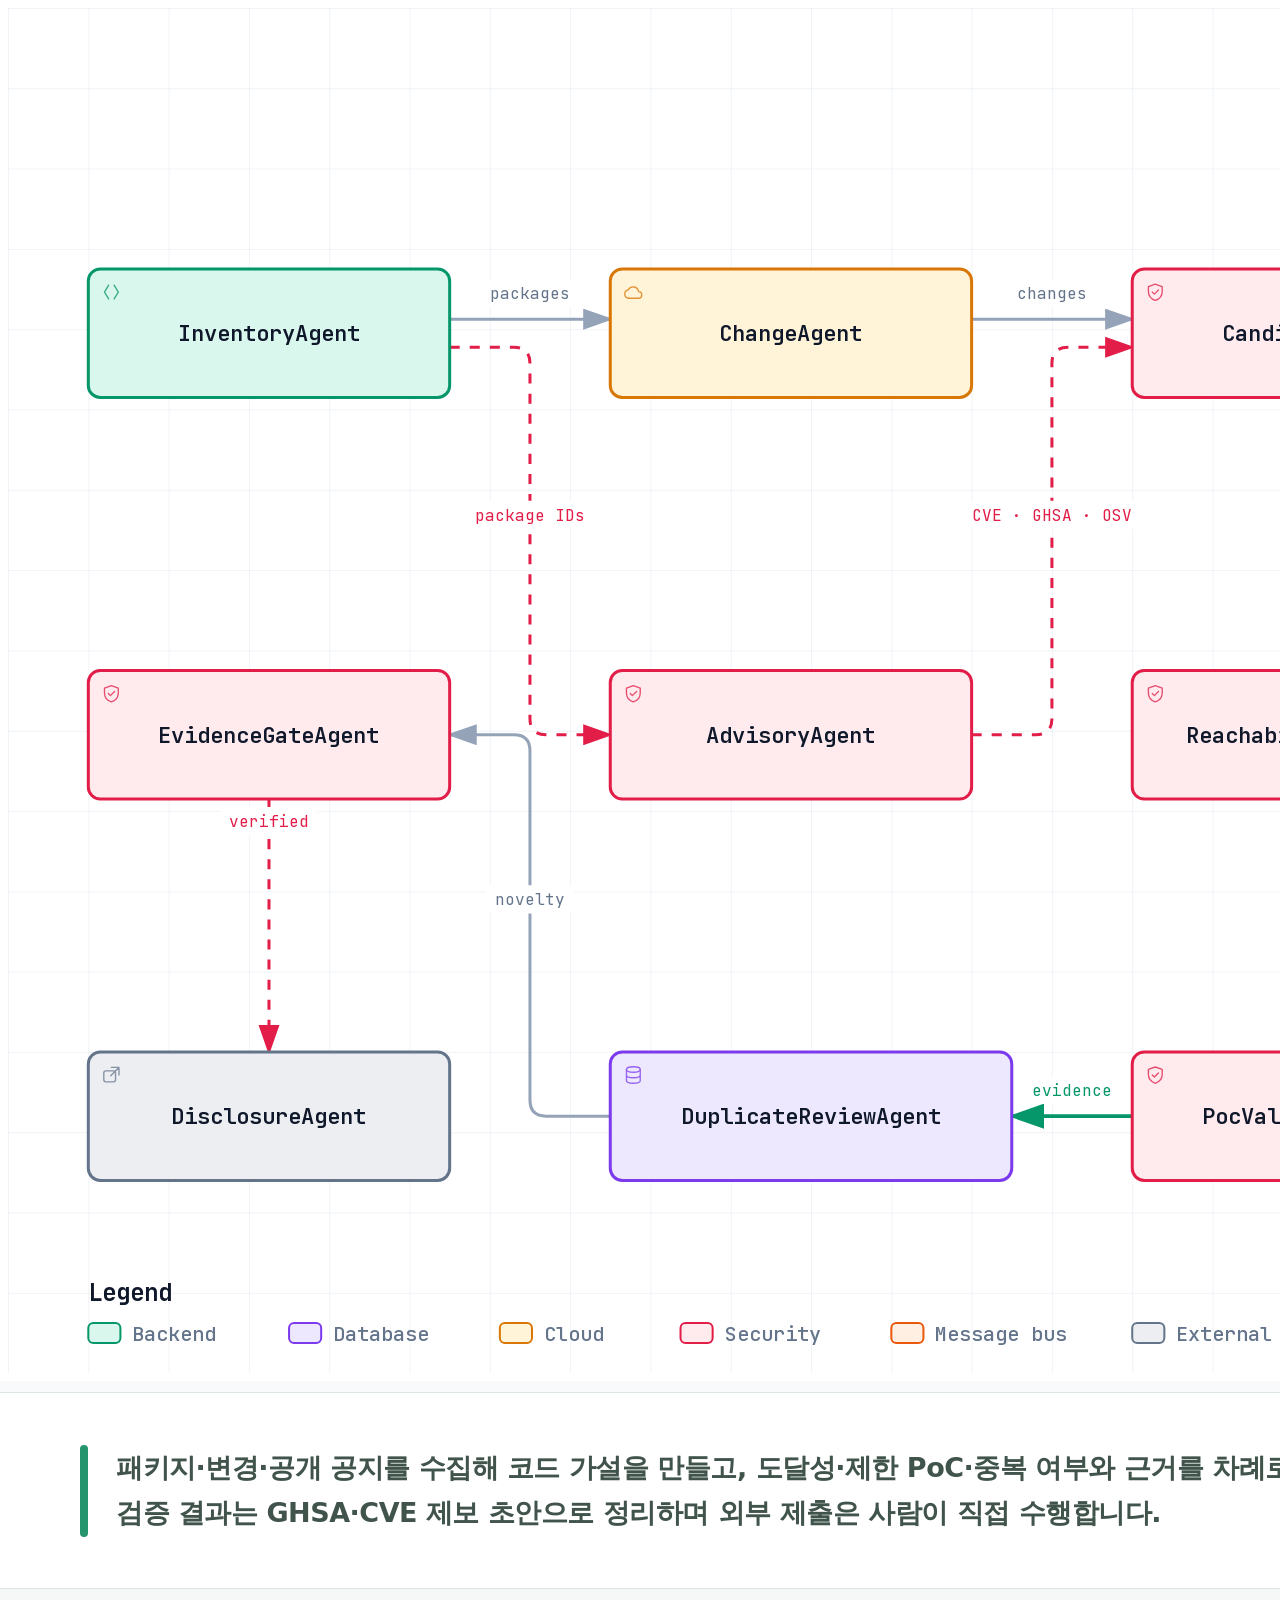
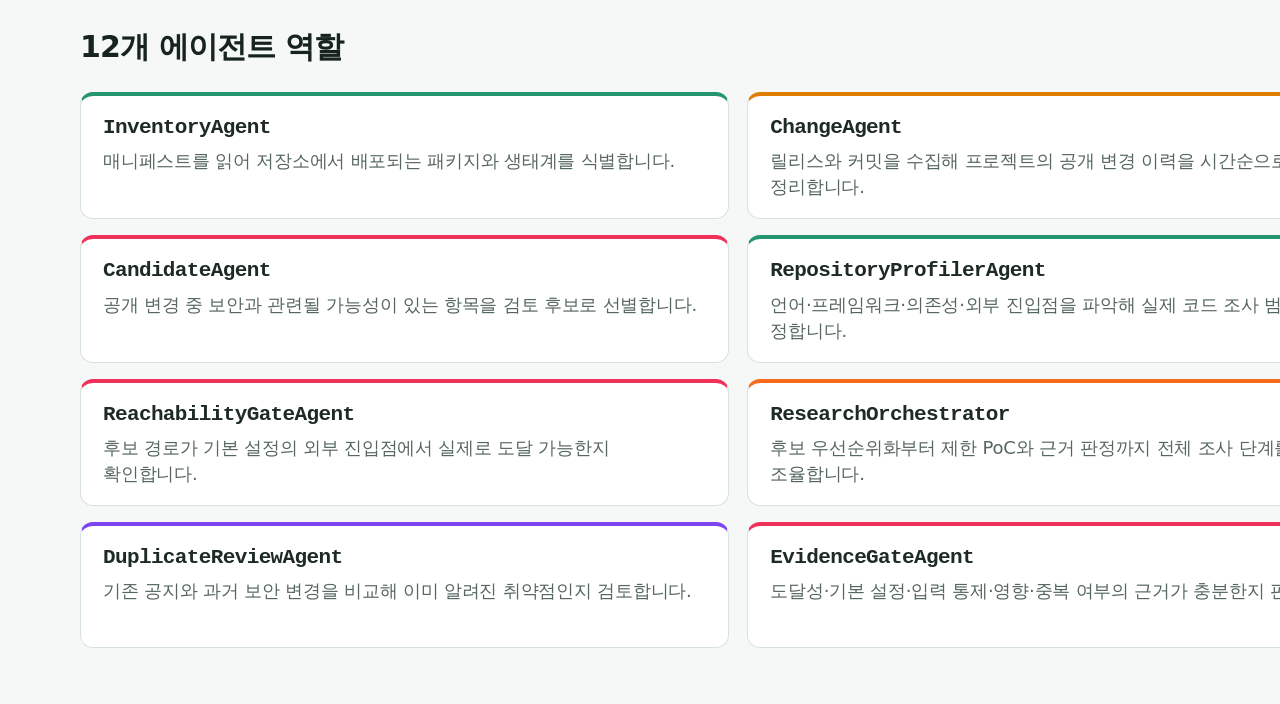
<file: site/architecture/oss-security-timeline-agents-poster.html>
<!doctype html>
<html lang="ko">
<head>
  <meta charset="utf-8">
  <meta name="viewport" content="width=device-width, initial-scale=1">
  <title>OSS Security Timeline · 12개 에이전트 구조도</title>
  <style>
    * { box-sizing: border-box; }
    html, body { width: 2144px; min-height: 2304px; margin: 0; overflow: hidden; }
    body {
      background: #f8fafc;
      color: #17231f;
      font-family: Pretendard, "Apple SD Gothic Neo", "Noto Sans KR", system-ui, sans-serif;
    }
    iframe { display: block; width: 2144px; height: 1392px; border: 0; }
    .caption {
      display: grid;
      grid-template-columns: 8px 1fr;
      gap: 28px;
      align-items: center;
      height: 196px;
      padding: 30px 80px;
      border-top: 1px solid #dce5e1;
      background: #ffffff;
    }
    .caption::before {
      content: "";
      width: 8px;
      height: 92px;
      border-radius: 999px;
      background: #24956d;
    }
    p {
      max-width: 1900px;
      margin: 0;
      color: #40544b;
      font-size: 27px;
      font-weight: 620;
      line-height: 1.65;
      letter-spacing: -.018em;
      word-break: keep-all;
    }
    .roles {
      height: 716px;
      padding: 38px 80px 44px;
      border-top: 1px solid #dce5e1;
      background: #f5f8f7;
    }
    .roles h2 {
      margin: 0 0 24px;
      color: #17231f;
      font-size: 30px;
      letter-spacing: -.03em;
    }
    .role-grid {
      display: grid;
      grid-template-columns: repeat(3, minmax(0, 1fr));
      gap: 16px 18px;
    }
    .role-card {
      min-height: 126px;
      padding: 19px 22px 18px;
      border: 1px solid #d8e2dd;
      border-top: 4px solid #24956d;
      border-radius: 13px;
      background: #fff;
    }
    .role-card.security { border-top-color: #ef315c; }
    .role-card.cloud { border-top-color: #df7d00; }
    .role-card.database { border-top-color: #7c45ef; }
    .role-card.message { border-top-color: #f56b1b; }
    .role-card.external { border-top-color: #718198; }
    .role-card h3 {
      margin: 0 0 8px;
      color: #1e2a26;
      font-family: "SFMono-Regular", Consolas, monospace;
      font-size: 21px;
      line-height: 1.2;
      letter-spacing: -.03em;
    }
    .role-card p {
      margin: 0;
      color: #56675f;
      font-size: 18px;
      font-weight: 520;
      line-height: 1.45;
      letter-spacing: -.012em;
    }
  </style>
</head>
<body>
  <iframe src="../agent-architecture.html?embed=1" title="OSS Security Timeline 12개 에이전트 구조도"></iframe>
  <div class="caption">
    <p>패키지·변경·공개 공지를 수집해 코드 가설을 만들고, 도달성·제한 PoC·중복 여부와 근거를 차례로 검증합니다.<br>검증 결과는 GHSA·CVE 제보 초안으로 정리하며 외부 제출은 사람이 직접 수행합니다.</p>
  </div>
  <section class="roles" aria-label="에이전트별 역할">
    <h2>12개 에이전트 역할</h2>
    <div class="role-grid">
      <article class="role-card"><h3>InventoryAgent</h3><p>매니페스트를 읽어 저장소에서 배포되는 패키지와 생태계를 식별합니다.</p></article>
      <article class="role-card cloud"><h3>ChangeAgent</h3><p>릴리스와 커밋을 수집해 프로젝트의 공개 변경 이력을 시간순으로 정리합니다.</p></article>
      <article class="role-card security"><h3>AdvisoryAgent</h3><p>GitHub·OSV의 CVE/GHSA 공지를 수집하고 패키지 및 저장소와 연결합니다.</p></article>
      <article class="role-card security"><h3>CandidateAgent</h3><p>공개 변경 중 보안과 관련될 가능성이 있는 항목을 검토 후보로 선별합니다.</p></article>
      <article class="role-card"><h3>RepositoryProfilerAgent</h3><p>언어·프레임워크·의존성·외부 진입점을 파악해 실제 코드 조사 범위를 정합니다.</p></article>
      <article class="role-card security"><h3>SourceScanAgent</h3><p>외부 입력에서 위험 동작까지 이어지는 코드 경로를 취약점 가설로 찾습니다.</p></article>
      <article class="role-card security"><h3>ReachabilityGateAgent</h3><p>후보 경로가 기본 설정의 외부 진입점에서 실제로 도달 가능한지 확인합니다.</p></article>
      <article class="role-card message"><h3>ResearchOrchestrator</h3><p>후보 우선순위화부터 제한 PoC와 근거 판정까지 전체 조사 단계를 조율합니다.</p></article>
      <article class="role-card security"><h3>PocValidatorAgent</h3><p>격리된 환경에서 정상 입력과 공격 입력을 대조해 관측 가능한 차이를 기록합니다.</p></article>
      <article class="role-card database"><h3>DuplicateReviewAgent</h3><p>기존 공지와 과거 보안 변경을 비교해 이미 알려진 취약점인지 검토합니다.</p></article>
      <article class="role-card security"><h3>EvidenceGateAgent</h3><p>도달성·기본 설정·입력 통제·영향·중복 여부의 근거가 충분한지 판정합니다.</p></article>
      <article class="role-card external"><h3>DisclosureAgent</h3><p>검증된 근거를 GHSA 비공개 제보 초안과 CVE 요청 브리프로 정리합니다.</p></article>
    </div>
  </section>
</body>
</html>
</file>
<file: site/styles.css>
:root{color-scheme:dark;font-family:Inter,ui-sans-serif,system-ui,-apple-system,BlinkMacSystemFont,"Segoe UI",sans-serif;--bg:#0b1014;--surface:#121e1b;--surface2:#172620;--text:#eaf1f1;--muted:#9fb2aa;--border:#2a4037;--accent:#78c7a5;--accent2:#a6d8c2;--ink:#13271f}*{box-sizing:border-box}html{scroll-behavior:smooth}body{margin:0;background:linear-gradient(180deg,#10171d 0,var(--bg) 390px);color:var(--text)}.shell{max-width:1260px;margin:auto;padding:0 32px}a{color:var(--accent);text-decoration:none}.topbar{min-height:80px;display:flex;align-items:center;gap:28px;border-bottom:1px solid var(--border);position:sticky;top:0;z-index:5;background:color-mix(in srgb,var(--bg) 91%,transparent);backdrop-filter:blur(14px)}.brand{color:var(--text);font-weight:800;white-space:nowrap}.brand span{font-size:24px;margin-right:8px;color:var(--accent)}nav{display:flex;gap:5px;margin:auto}nav a{padding:9px 12px;border-radius:9px;color:var(--muted);font-size:13px;font-weight:700}nav a:hover{background:var(--surface2);color:var(--accent2)}#theme-toggle{width:34px;height:34px;border:1px solid var(--border);border-radius:50%;background:var(--surface);color:var(--text);cursor:pointer}.badge{font-size:9px;font-weight:900;letter-spacing:.15em;color:var(--accent);border:1px solid var(--border);border-radius:99px;padding:7px 9px;white-space:nowrap}main{padding:35px 0 70px}section{margin-bottom:70px;scroll-margin-top:105px}.hero{padding:60px 0 70px;border-bottom:1px solid var(--border)}.eyebrow{display:block;margin-bottom:14px;color:var(--accent);font-size:10px;font-weight:900;letter-spacing:.19em}.hero h1{margin:0 0 22px;font-size:clamp(38px,5vw,67px);line-height:1.07;letter-spacing:-.055em}.hero em{color:var(--accent);font-style:normal}.hero p{max-width:720px;color:var(--muted);font-size:16px;line-height:1.75}.hero-actions{display:flex;gap:10px;margin-top:28px}.button,.secondary{padding:13px 17px;border-radius:10px;font-weight:800;font-size:13px}.button{background:var(--accent);color:var(--ink)}.secondary{border:1px solid var(--border);color:var(--accent2)}.section-heading{display:flex;align-items:end;justify-content:space-between;gap:20px;margin-bottom:20px}.section-heading h2,.panel h2{margin:0;font-size:26px;letter-spacing:-.035em}.section-heading p,.panel p{margin:0;color:var(--muted);line-height:1.65;font-size:13px}.metrics{display:grid;grid-template-columns:repeat(5,1fr);gap:12px}.metrics article,.cards article,.panel,.agent-lane{background:var(--surface);border:1px solid var(--border);border-radius:15px}.metrics article{min-height:143px;padding:21px}.metrics span,.metrics small{display:block;color:var(--muted);font-size:11px}.metrics strong{display:block;margin:13px 0;font-size:31px;letter-spacing:-.05em}.cards{display:grid;grid-template-columns:repeat(3,1fr);gap:12px}.cards article{padding:22px}.cards b{color:var(--accent);font-size:11px}.cards h3,.panel h3{margin:17px 0 8px;font-size:17px}.cards p{margin:0;color:var(--muted);line-height:1.65;font-size:13px}.panel{padding:26px}.flow{display:flex;align-items:center;gap:9px;flex-wrap:wrap;margin:26px 0}.flow span{padding:9px 11px;border-radius:9px;background:var(--surface2);border:1px solid var(--border);font-size:12px}.flow i{color:var(--accent);font-style:normal}.agent-lanes{display:grid;grid-template-columns:.82fr 1.18fr;gap:14px}.agent-lane{padding:24px}.lane-head>span{color:var(--accent);font-size:9px;font-weight:900;letter-spacing:.16em}.lane-head h3{margin:8px 0;font-size:20px}.lane-head p{margin:0;color:var(--muted);font-size:12px;line-height:1.6}.agent-list{list-style:none;padding:0;margin:20px 0 0;counter-reset:agents}.agent-list li{display:grid;grid-template-columns:minmax(150px,.8fr) 1.2fr;gap:14px;padding:12px 0;border-top:1px solid var(--border)}.agent-list b{font-size:12px;overflow-wrap:anywhere}.agent-list span{color:var(--muted);font-size:12px;line-height:1.5}.agent-note{display:flex;gap:16px;margin-top:13px;padding:15px 18px;border:1px solid var(--border);border-radius:11px;background:var(--surface2);font-size:12px}.agent-note b{color:var(--accent);white-space:nowrap}.agent-note span{color:var(--muted);line-height:1.6}.split{display:grid;grid-template-columns:1fr 1fr;gap:14px}.panel ul{padding-left:19px;color:var(--muted);line-height:1.9;font-size:13px}.start pre{margin:22px 0;background:#08100d;border:1px solid var(--border);border-radius:11px;padding:18px;overflow:auto;color:#cce7d9}.start code{font-family:"SFMono-Regular",Consolas,monospace;font-size:12px}footer{border-top:1px solid var(--border);padding:25px 0 45px;color:var(--muted);font-size:11px}[data-theme=light]{color-scheme:light;--bg:#eef2f4;--surface:#fff;--surface2:#e4eee9;--text:#172126;--muted:#596c64;--border:#ccd9d3;--accent:#37785c;--accent2:#2f6f55;--ink:#f7fbf9}[data-theme=light] body{background:linear-gradient(180deg,#f9fbfa 0,var(--bg) 390px)}[data-theme=light] .start pre{background:#f6f8f7}.noscript{color:var(--muted)}@media(max-width:900px){.metrics{grid-template-columns:repeat(3,1fr)}.cards{grid-template-columns:repeat(2,1fr)}.agent-lanes{grid-template-columns:1fr}nav{display:none}.topbar{gap:14px}.badge{margin-left:auto}}@media(max-width:620px){.shell{padding:0 18px}.topbar{min-height:68px}.badge{display:none}.hero{padding-top:38px}.metrics,.cards,.split{grid-template-columns:1fr}.agent-list li{grid-template-columns:1fr;gap:5px}.agent-note{display:block}.agent-note span{display:block;margin-top:7px}.section-heading{display:block}.section-heading p{margin-top:8px}.hero-actions{display:block}.hero-actions a{display:block;margin-top:9px;text-align:center}}
</file>
<file: site/agents.css>
.agent-grid {
  display: grid;
  grid-template-columns: repeat(4, minmax(0, 1fr));
  gap: 12px;
}

.agent-card {
  min-width: 0;
  padding: 19px;
  border: 1px solid var(--border);
  border-radius: 15px;
  background: var(--surface);
}

.lane {
  display: inline-block;
  padding: 5px 9px;
  border-radius: 100px;
  background: var(--surface2);
  color: var(--accent2);
  font-size: 11px;
}

.agent-card h3 {
  margin: 17px 0 6px;
  font-size: 16px;
  overflow-wrap: anywhere;
}

.agent-card p {
  margin: 0;
  color: var(--muted);
  font-size: 13px;
  line-height: 1.55;
}

.agent-map-heading {
  display: flex;
  align-items: end;
  justify-content: space-between;
  gap: 24px;
  margin: 46px 2px 16px;
}

.agent-map-heading h3 {
  margin: 5px 0 0;
  font-size: 22px;
}

.agent-map-heading p {
  margin: 0;
  color: var(--muted);
  font-size: 11px;
  line-height: 1.6;
  text-align: right;
}

.agent-map-shell {
  overflow: hidden;
  border: 1px solid var(--border);
  border-radius: 16px;
  background: var(--surface);
}

.agent-map-toolbar {
  display: flex;
  align-items: center;
  justify-content: space-between;
  gap: 18px;
  padding: 12px 15px;
  border-bottom: 1px solid var(--border);
  background: var(--surface2);
}

.agent-map-toolbar div {
  display: flex;
  align-items: center;
  gap: 10px;
}

.agent-map-toolbar span {
  padding: 4px 7px;
  border: 1px solid color-mix(in srgb, var(--accent) 45%, var(--border));
  border-radius: 5px;
  color: var(--accent);
  font-size: 9px;
  font-weight: 900;
  letter-spacing: .1em;
}

.agent-map-toolbar b {
  font-size: 11px;
}

.agent-map-toolbar a,
.agent-credit a {
  color: var(--accent2);
  font-weight: 800;
  text-decoration: none;
}

.agent-map-toolbar a {
  font-size: 10px;
  white-space: nowrap;
}

.agent-map {
  display: block;
  width: 100%;
  height: 820px;
  border: 0;
  background: #f8fafc;
}

.agent-credit {
  margin: 10px 2px 0;
  color: var(--muted);
  font-size: 10px;
  text-align: right;
}

.agent-note {
  display: flex;
  gap: 16px;
  margin-top: 13px;
  padding: 15px 18px;
  border: 1px solid var(--border);
  border-radius: 11px;
  background: var(--surface2);
  font-size: 12px;
}

.agent-note b {
  color: var(--accent);
  white-space: nowrap;
}

.agent-note span {
  color: var(--muted);
  line-height: 1.6;
}

@media (max-width: 900px) {
  .agent-grid {
    grid-template-columns: repeat(2, minmax(0, 1fr));
  }
}

@media (max-width: 620px) {
  .agent-map-toolbar b {
    display: none;
  }

  .agent-map {
    height: 680px;
  }

  .agent-credit {
    text-align: left;
  }

  .agent-map-heading {
    display: block;
  }

  .agent-map-heading p {
    margin-top: 8px;
    text-align: left;
  }

  .agent-grid {
    grid-template-columns: 1fr;
  }
}
</file>
